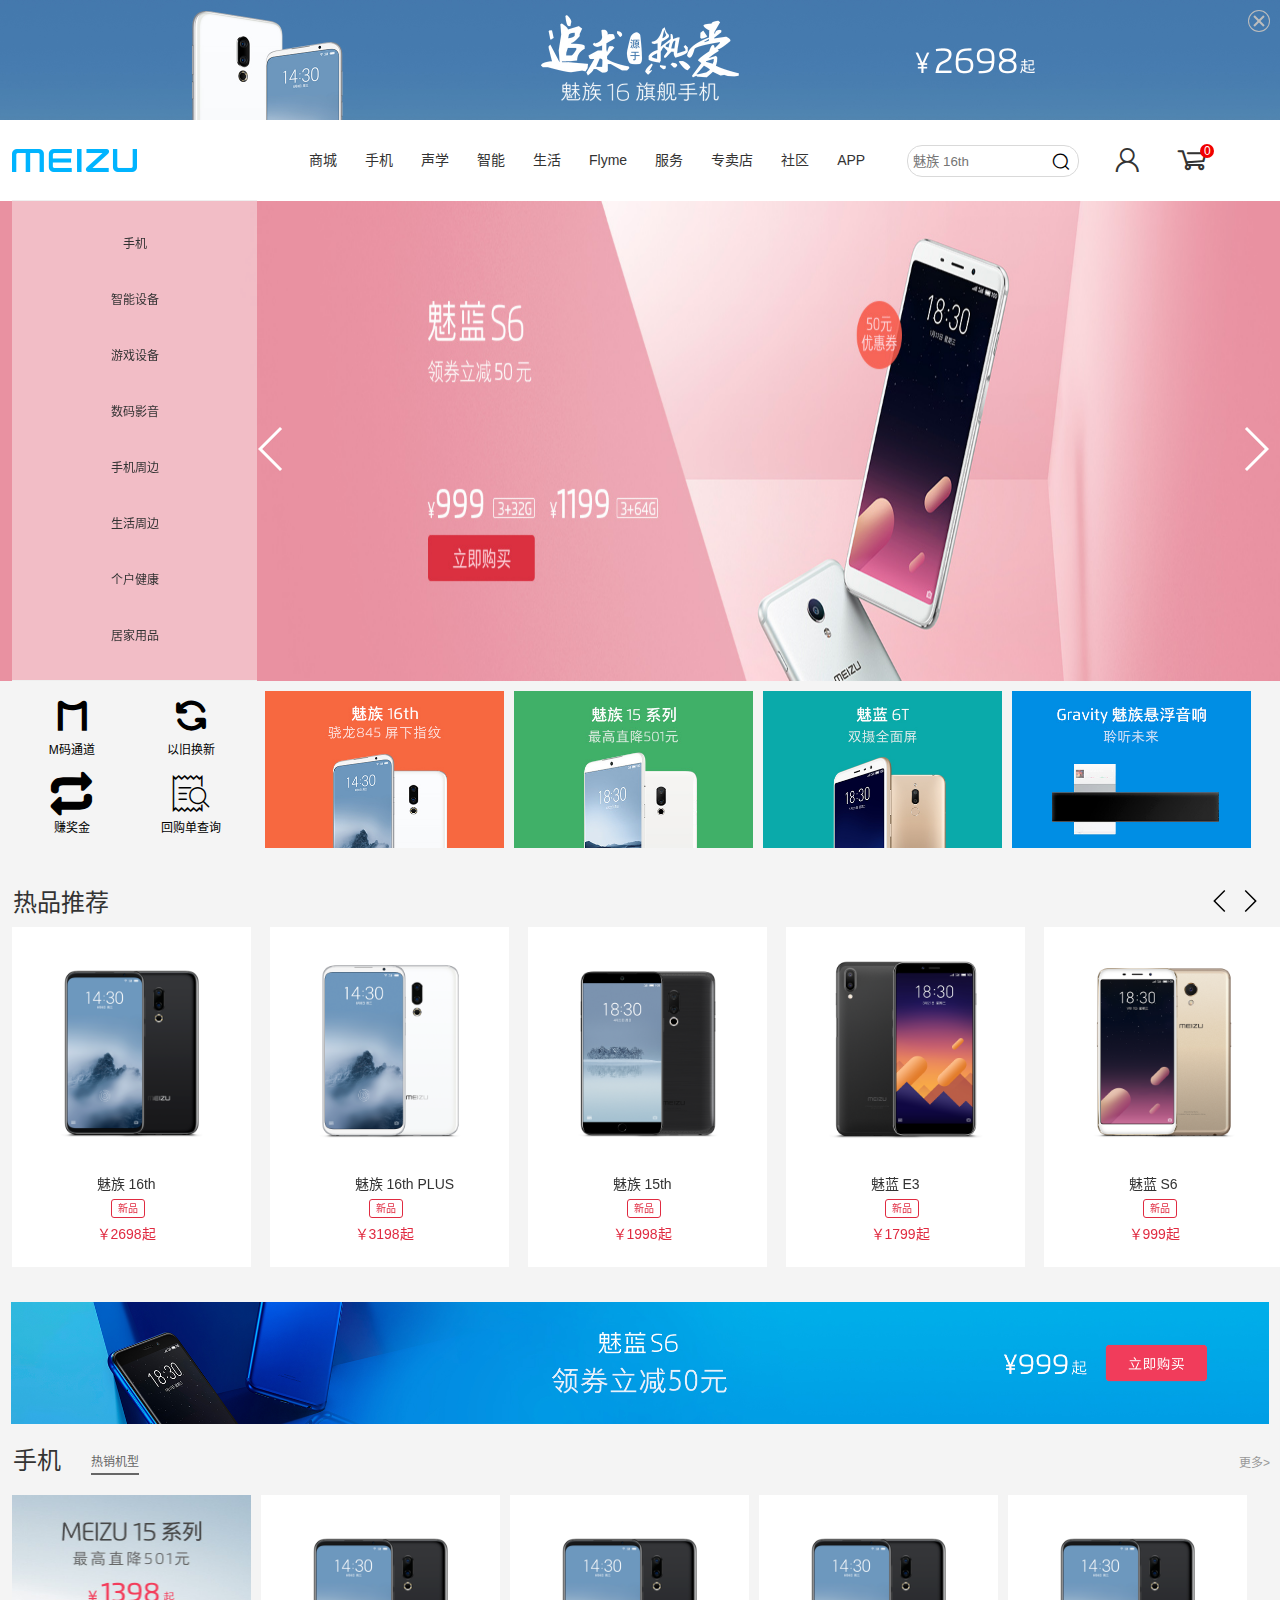
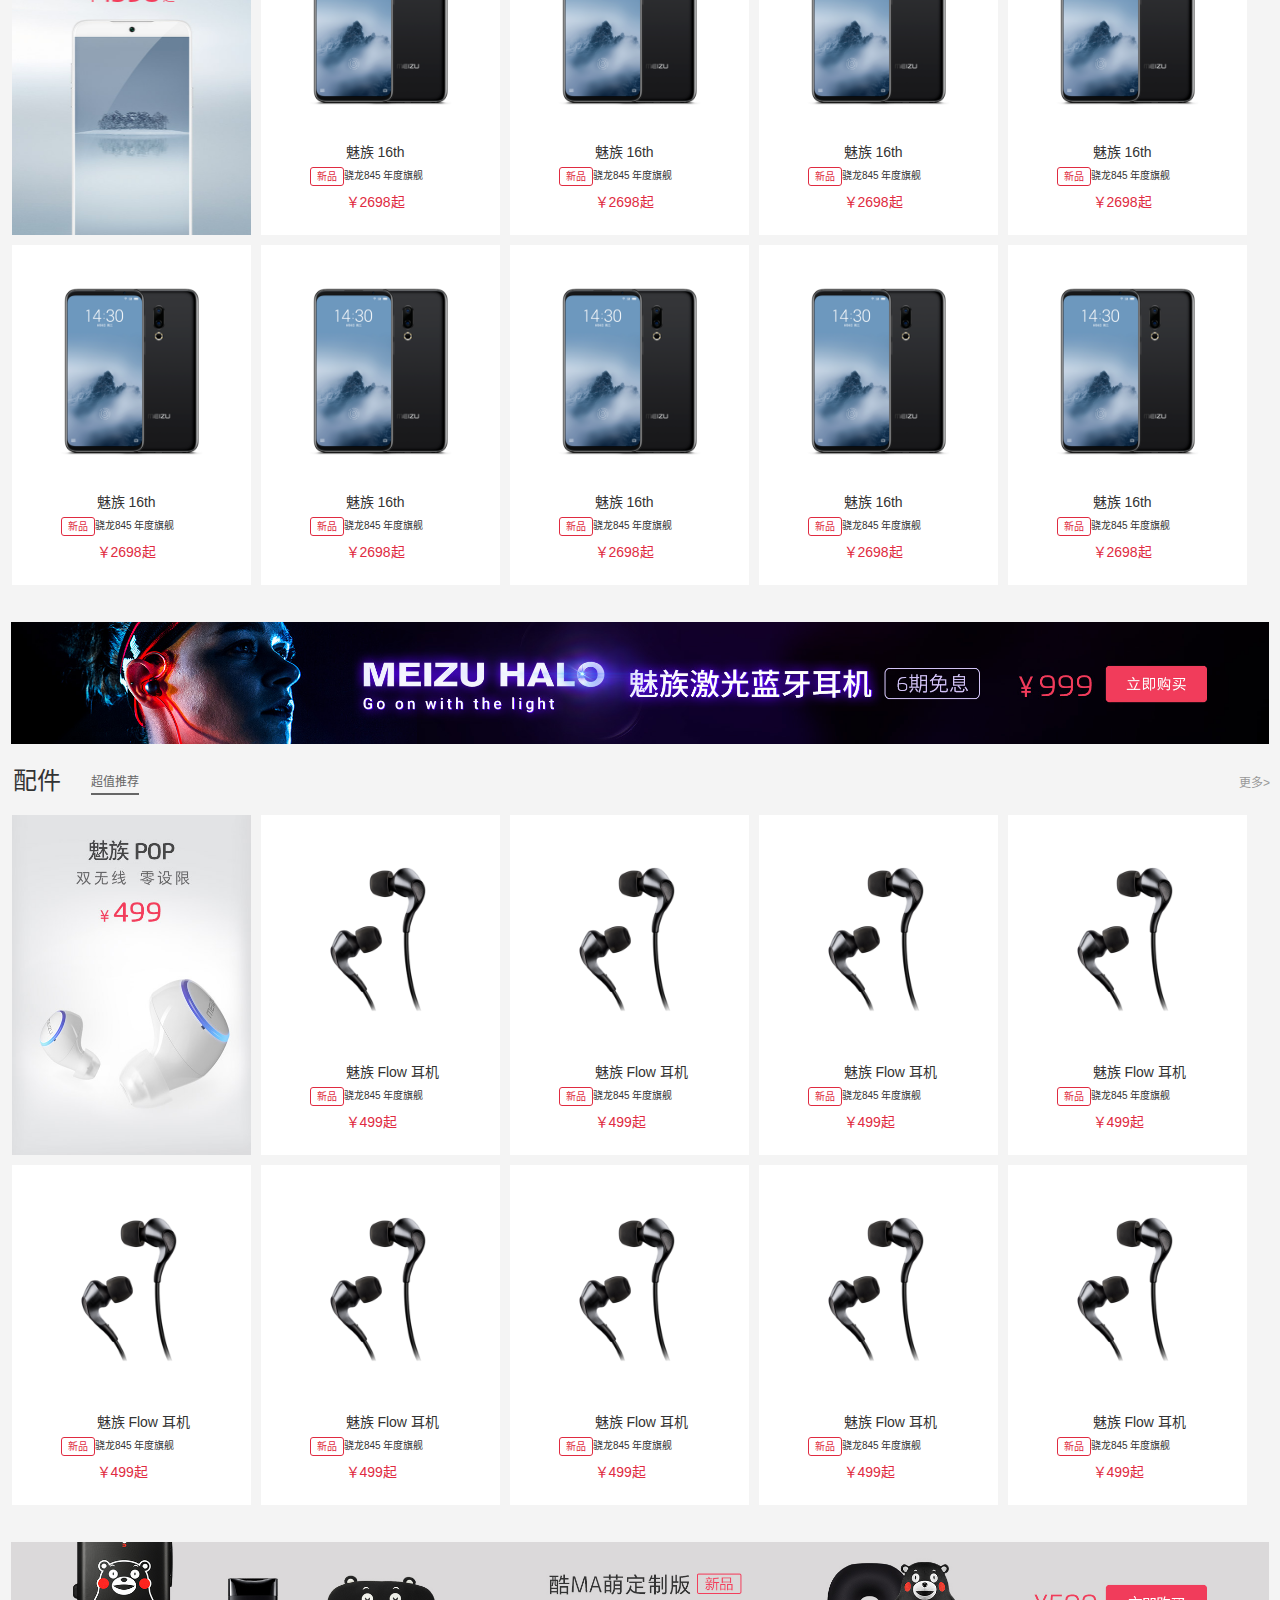
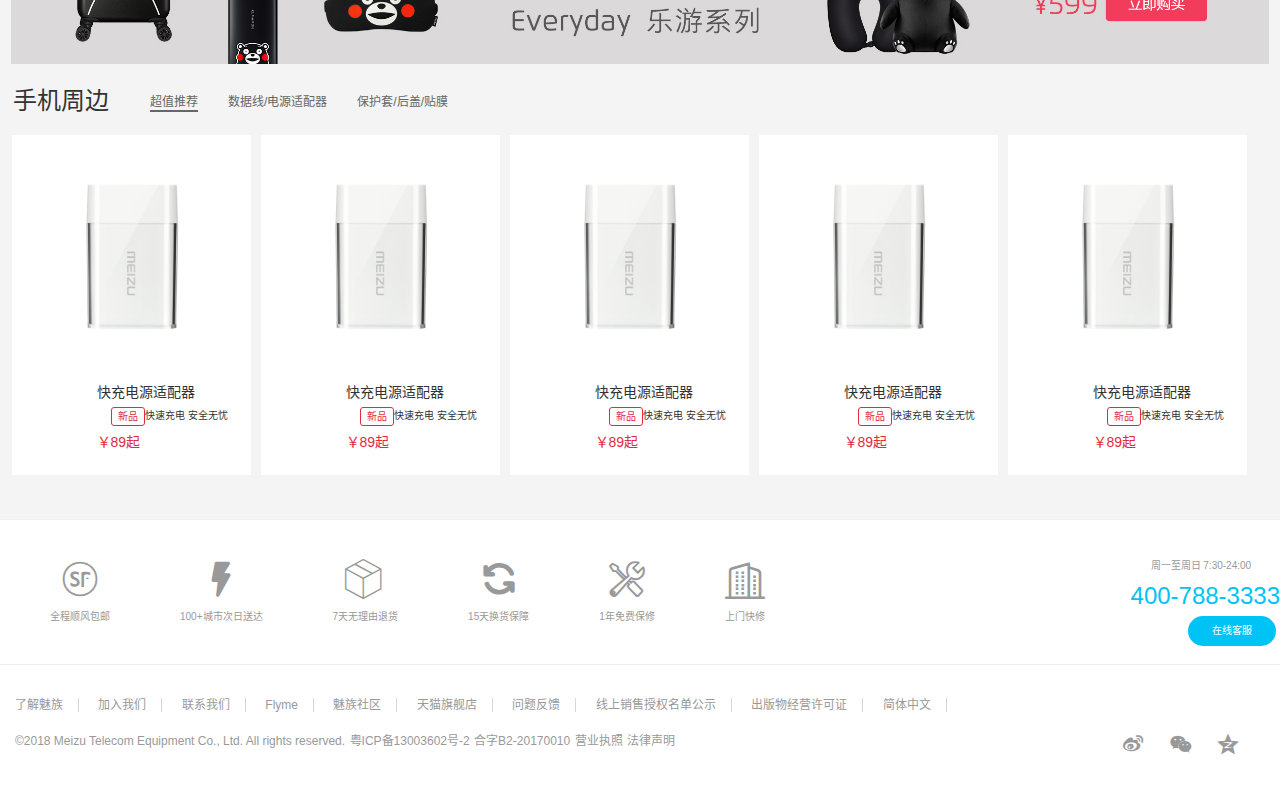
<file: index.html>
<!DOCTYPE html>
<html lang="zh-CN">

<head>
    <meta charset="UTF-8">
    <meta name="viewport" content="width=device-width, initial-scale=1.0">
    <meta http-equiv="X-UA-Compatible" content="ie=edge">
    <meta name="author" content="http://www.szy.life" />
    <link href="http://store.res.meizu.com/layout/img/favicon-2e71785f44.ico" rel="shortcut icon" type="image/x-icon">
    <title>魅族商城---首页</title>
    <link rel="stylesheet" type="text/css" href="font/iconfont.css" />
    <link rel="stylesheet" type="text/css" href="css/swiper.min.css" />
    <link rel="stylesheet" type="text/css" href="css/global.css" />
    <link rel="stylesheet" type="text/css" href="css/public.css" />
    <link rel="stylesheet" type="text/css" href="css/postbirdAlertBox.css" />
    <link rel="stylesheet" type="text/css" href="css/index.css" />
    <script src="js/jquery.min.js"></script>
</head>

<body>
    <div class="topbanner">
        <div class="add"><i></i><i></i></div>
    </div>
    <!-- 公共部分：导航 -->
    <div class="nav">
    <a href="index.html" class="logo">
        <img src="img/logo.png" alt="魅族：追求源于热爱" >
    </a>
    <ul class="links">
            <li><a href="index.html">商城</a></li>
            <li class="phone"><a href="list.html">手机</a>
                <ul class="subMenu" id="subMenu_phone">
                    <li>
                        <a href="16thplus.html">
                            <img src="img/16th.png" />
                            <p>魅族16th</p>￥<span>2698起</span>
                        </a>
                    </li>
                    <li>
                        <a href="16thplus.html">
                            <img src="img/16thplus.png" />
                            <p>魅族16th plus</p>￥<span>3198起</span>
                        </a>
                    </li>
                    <li>
                        <a href="javascript:void(0)">
                            <img src="img/15th.png" />
                            <p>魅族15th</p>￥<span>1998起</span>
                        </a>
                    </li>
                    <li>
                        <a href="javascript:void(0)">
                            <img src="img/m15.png" />
                            <p>魅族15th plus</p>￥<span>1398起</span>
                        </a>
                    </li>
                    <li>
                        <a href="javascript:void(0)">
                            <img src="img/15thplus.png" />
                            <p>魅族M15</p>￥<span>2498起</span>
                        </a>
                    </li>
                    <li>
                        <a href="javascript:void(0)">
                            <img src="img/6t.png" />
                            <p>魅蓝6T</p>￥<span>799起</span>
                        </a>
                    </li>
                    <li>
                        <a href="javascript:void(0)">
                            <img src="img/e3.png" />
                            <p>魅蓝E3</p>￥<span>1799起</span>
                        </a>
                    </li>
                    <li>
                        <a href="javascript:void(0)">
                            <img src="img/s6.png" />
                            <p>魅蓝S6</p>￥<span>999起</span>
                        </a>
                    </li>
                </ul>
            </li>
            <li class="erji"><a href="javascript:void(0)">声学</a>
               <ul class="subMenu" id="subMenu_erji">
                        <li>
                            <a href="javascript:void(0)">
                                <img src="img/halo.png" />
                                <p>魅族HALO</p>￥<span>999起</span>
                            </a>
                        </li>
                        <li>
                            <a href="javascript:void(0)">
                                <img src="img/pop.png" />
                                <p>魅族POP</p>￥<span>499起</span>
                            </a>
                        </li>
                        <li>
                            <a href="javascript:void(0)">
                                <img src="img/flow.png" />
                                <p>魅族Flow</p>￥<span>499起</span>
                            </a>
                        </li>
                        <li>
                                <a href="javascript:void(0)">
                                    <img src="img/halo.png" />
                                    <p>魅族HALO</p>￥<span>999起</span>
                                </a>
                            </li>
                            <li>
                                <a href="javascript:void(0)">
                                    <img src="img/pop.png" />
                                    <p>魅族POP</p>￥<span>499起</span>
                                </a>
                            </li>
                            <li>
                                <a href="javascript:void(0)">
                                    <img src="img/flow.png" />
                                    <p>魅族Flow</p>￥<span>499起</span>
                                </a>
                            </li>
                       
                    </ul>  
            </li>
            <li><a href="javascript:void(0)">智能</a>
                <ul class="subMenu" id="subMenu_zhineng">
                        <li>
                            <a href="javascript:void(0)">
                                <img src="img/shouhuan.png" />
                                <p>魅族手环</p>￥<span>169起</span>
                            </a>
                        </li>
                        <li>
                            <a href="javascript:void(0)">
                                <img src="img/lyq.png" />
                                <p>魅族路由器</p>￥<span>49起</span>
                            </a>
                        </li>
                        <li>
                                <a href="javascript:void(0)">
                                    <img src="img/shouhuan.png" />
                                    <p>魅族手环</p>￥<span>169起</span>
                                </a>
                            </li>
                            <li>
                                <a href="javascript:void(0)">
                                    <img src="img/lyq.png" />
                                    <p>魅族路由器</p>￥<span>49起</span>
                                </a>
                            </li>
                       
                       
                    </ul>  
            </li>
            <li><a href="javascript:void(0)">生活</a></li>
            <li><a href="javascript:void(0)">Flyme</a></li>
            <li><a href="javascript:void(0)">服务</a></li>
            <li><a href="javascript:void(0)">专卖店</a></li>
            <li><a href="javascript:void(0)">社区</a></li>
            <li><a href="javascript:void(0)">APP</a>
                <ul class="subMenu" id="subMenu_app">
                        <li>
                            <a href="javascript:void(0)">
                                <img src="img/app.jpg" />
                            </a>
                        </li>
                    </ul>  
            </li>
            <li class="search">
                <input type="text"  class="search" placeholder="魅族 16th" />
                <i class="iconfont icon-A"></i>
            </li>
            <li class="user">
                <a href="login.html"><i class="iconfont icon-user"></i></a>
                <div class="subMenu2" id="subMenu_login">
                    <i></i> 
                    <a href="login.html">立即登录</a>
                    <a href="reg.html">立即注册</a>
                    <a href="javascript:void(0)">我的订单</a>
                    <a href="javascript:void(0)">M码通道</a>
                </div>  
            </li >
            <li class="cart">
                <a href="cart.html"><i class="iconfont icon-xiazai1"></i> </a>
                <span class="cart_num goodnum">0</span>
            </li>
    </ul>
   

    </div>
     <!-- 公共部分：导航 -->

      <!-- 轮播图 -->
    
    <div id="gellay">
        <!-- 轮播图上层菜单 -->

        <div class="list_nav">
            <ul>
                <li><a href="javascript:void(0)">手机</a>
                    <div class="leftSub">
                        <div  class="leftSub_top">
                            <a class="leftSub_tit"> 魅族手机<span>&gt;</span></a>
                            <ul>
                                <li><img src="img/16th.png"/><a href="javascript:void(0)">魅族16th</a></li>
                                <li><img src="img/16thplus.png"/><a href="javascript:void(0)">魅族16th</a></li>
                                <li><img src="img/15th.png"/><a href="javascript:void(0)">魅族16th</a></li>
                                <li><img src="img/15thplus.png"/><a href="javascript:void(0)">魅族16th</a></li>
                                <li><img src="img/m15.png"/><a href="javascript:void(0)">魅族16th</a></li>
                            </ul>
                        </div>
                        <div  class="leftSub_top">
                                <a class="leftSub_tit"> 魅蓝手机<span>&gt;</span></a>
                                <ul>
                                    <li><img src="img/s6.png"/><a href="javascript:void(0)">魅蓝S6</a></li>
                                    <li><img src="img/e3.png"/><a href="javascript:void(0)">魅蓝E3</a></li>
                                    <li><img src="img/s6.png"/><a href="javascript:void(0)">魅蓝S6</a></li>
                                    <li><img src="img/e3.png"/><a href="javascript:void(0)">魅蓝E3</a></li>
                                    <li><img src="img/s6.png"/><a href="javascript:void(0)">魅蓝S6</a></li>
                                </ul>
                            </div>
                    </div>
                </li>
                <li><a href="javascript:void(0)">智能设备</a>
                    <div class="leftSub">
                            <div  class="leftSub_top">
                                <a class="leftSub_tit"> 魅族手机2<span>&gt;</span></a>
                                <ul>
                                    <li><img src="img/16th.png"/><a href="javascript:void(0)">魅族16th</a></li>
                                    <li><img src="img/16thplus.png"/><a href="javascript:void(0)">魅族16th</a></li>
                                    <li><img src="img/15th.png"/><a href="javascript:void(0)">魅族16th</a></li>
                                    <li><img src="img/15thplus.png"/><a href="javascript:void(0)">魅族16th</a></li>
                                    <li><img src="img/m15.png"/><a href="javascript:void(0)">魅族16th</a></li>
                                </ul>
                            </div>
                            <div  class="leftSub_top">
                                <a class="leftSub_tit"> 魅蓝手机2<span>&gt;</span></a>
                                <ul>
                                    <li><img src="img/s6.png"/><a href="javascript:void(0)">魅蓝S6</a></li>
                                    <li><img src="img/e3.png"/><a href="javascript:void(0)">魅蓝E3</a></li>
                                    <li><img src="img/s6.png"/><a href="javascript:void(0)">魅蓝S6</a></li>
                                    <li><img src="img/e3.png"/><a href="javascript:void(0)">魅蓝E3</a></li>
                                    <li><img src="img/s6.png"/><a href="javascript:void(0)">魅蓝S6</a></li>
                                </ul>
                            </div>
                        </div>
                </li>
                <li><a href="javascript:void(0)">游戏设备</a></li>
                <li><a href="javascript:void(0)">数码影音</a></li>
                <li><a href="javascript:void(0)">手机周边</a></li>
                <li><a href="javascript:void(0)">生活周边</a></li>
                <li><a href="javascript:void(0)">个户健康</a></li>
                <li><a href="javascript:void(0)">居家用品</a></li>
            </ul>
        </div>
        <div class="swiper-container">
            <div class="swiper-wrapper">
              <div class="swiper-slide" style="background-Image:url(img/lunbo1.jpg)"></div>
              <div class="swiper-slide" style="background-Image:url(img/lunbo2.jpg)"></div>
              <div class="swiper-slide" style="background-Image:url(img/lunbo3.jpg)"></div>
              <div class="swiper-slide" style="background-Image:url(img/lunbo4.jpg)"></div>
              <div class="swiper-slide" style="background-Image:url(img/lunbo5.jpg)"></div>
            </div>
                <!-- Add Pagination -->
            <div class="swiper-pagination "></div>
                <!-- Add Arrows -->
            <div class="swiper-button-next swiper-button-white lunbo_next" ></div>
            <div class="swiper-button-prev swiper-button-white lunbo_prev" ></div>
          </div>
        </div>
    <div class="sec1">
        <div class="sec_menu">
            <div>
                <i class="iconfont icon-M"></i>
                <p>M码通道</p>
            </div>
            <div>
                    <i class="iconfont icon-circlearrow"></i>
                    <p>以旧换新</p>
            </div>
            <div>
                    <i class="iconfont icon-siglypharrowchange"></i>
                    <p>赚奖金</p>
            </div>
            <div>
                    <i class="iconfont icon-zhangdanchaxun"></i>
                    <p>回购单查询</p>
            </div>
        </div>
        <a href="javascript:void(0)"><img src="img/submenu_1.jpg"/></a>
        <a href="javascript:void(0)"><img src="img/submenu_2.jpg"/></a>
        <a href="javascript:void(0)"><img src="img/submenu_3.jpg"/></a>
        <a href="javascript:void(0)"><img src="img/submenu_4.jpg"/></a>
    </div>
 <div class="sec2">
    <h3 class="sec2_tit">热品推荐
            <div class="arrows">
                    <div class="swiper-button-next swiper-button-black"></div>
                    <div class="swiper-button-prev swiper-button-black"></div>
            </div>
    </h3>
            <div class="swiper-container gellay2">
                    <div class="swiper-wrapper">
                       <div class="swiper-slide">
                            <a href="javascript:void(0)" class="ga2_list">
                                    <img src="img/16thblack.png" alt="魅族16th">
                                    <h4>魅族 16th</h4>
                                    <p>新品</p>
                                    <h4>￥<span>2698</span>起</h4>
                            </a>
                      </div> 
                      <div class="swiper-slide ">
                            <a href="javascript:void(0)" class="ga2_list">
                                    <img src="img/16thplus.png" alt="魅族16th">
                                    <h4>魅族 16th PLUS</h4>
                                    <p>新品</p>
                                    <h4>￥<span>3198</span>起</h4>
                                </a>
                      </div>
                      <div class="swiper-slide ">
                            <a href="javascript:void(0)" class="ga2_list">
                                    <img src="img/15th.png" alt="魅族16th">
                                    <h4>魅族 15th</h4>
                                    <p>新品</p>
                                    <h4>￥<span>1998</span>起</h4>
                            </a>
                      </div>
                      <div class="swiper-slide ">
                            <a href="javascript:void(0)" class="ga2_list">
                                    <img src="img/e3.png" alt="魅族16th">
                                    <h4>魅蓝 E3</h4>
                                    <p>新品</p>
                                    <h4>￥<span>1799</span>起</h4>
                            </a>
                      </div>
                      <div class="swiper-slide ">
                            <a href="javascript:void(0)" class="ga2_list">
                                    <img src="img/s6.png" alt="魅蓝 S6">
                                    <h4>魅蓝 S6</h4>
                                    <p>新品</p>
                                    <h4>￥<span>999</span>起</h4>
                            </a>
                      </div>
                      <div class="swiper-slide">
                            <a href="javascript:void(0)" class="ga2_list">
                                    <img src="img/16thblack.png" alt="魅族16th">
                                    <h4>魅族 16th</h4>
                                    <p>新品</p>
                                    <h4>￥<span>2698</span>起</h4>
                            </a>
                      </div>
                      <div class="swiper-slide ">
                            <a href="javascript:void(0)" class="ga2_list">
                                    <img src="img/16thplus.png" alt="魅族16th">
                                    <h4>魅族 16th PLUS</h4>
                                    <p>新品</p>
                                    <h4>￥<span>3198</span>起</h4>
                                </a>
                      </div>
                      <div class="swiper-slide ">
                            <a href="javascript:void(0)" class="ga2_list">
                                    <img src="img/15th.png" alt="魅族16th">
                                    <h4>魅族 15th</h4>
                                    <p>新品</p>
                                    <h4>￥<span>1998</span>起</h4>
                            </a>
                      </div>
                      <div class="swiper-slide ">
                            <a href="javascript:void(0)" class="ga2_list">
                                    <img src="img/e3.png" alt="魅族16th">
                                    <h4>魅蓝 E3</h4>
                                    <p>新品</p>
                                    <h4>￥<span>1799</span>起</h4>
                            </a>
                      </div>
                      <div class="swiper-slide ">
                            <a href="javascript:void(0)" class="ga2_list">
                                    <img src="img/s6.png" alt="魅蓝 S6">
                                    <h4>魅蓝 S6</h4>
                                    <p>新品</p>
                                    <h4>￥<span>999</span>起</h4>
                            </a>
                      </div>
                    </div>
                </div>    
    <!-- <div class="gellay2">
        <div class="ga2_con">
            <a href="javascript:void(0)" class="ga2_list">
                <img src="img/16thblack.png" alt="魅族16th">
                <h4>魅族 16th</h4>
                <p>新品</p>
                <h4>￥<span>2698</span>起</h4>
            </a>
            <a href="javascript:void(0)" class="ga2_list">
                <img src="img/16thplus.png" alt="魅族16th">
                <h4>魅族 16th PLUS</h4>
                <p>新品</p>
                <h4>￥<span>3198</span>起</h4>
            </a>
            <a href="javascript:void(0)" class="ga2_list">
                <img src="img/15th.png" alt="魅族16th">
                <h4>魅族 15th</h4>
                <p>新品</p>
                <h4>￥<span>1998</span>起</h4>
            </a>
            <a href="javascript:void(0)" class="ga2_list">
                <img src="img/e3.png" alt="魅族16th">
                <h4>魅蓝 E3</h4>
                <p>新品</p>
                <h4>￥<span>1799</span>起</h4>
            </a>
            <a href="javascript:void(0)" class="ga2_list">
                <img src="img/s6.png" alt="魅蓝 S6">
                <h4>魅蓝 S6</h4>
                <p>新品</p>
                <h4>￥<span>999</span>起</h4>
            </a>
        </div>
    </div> -->
</div>  
<div class="banner2">
  <a href="javascript:void(0)" title="魅蓝 Note6">
</a>  
</div>
<div class="sec3">
    <h3 class="sec2_tit">手机</h3>
    <span class="sec3_tit2">热销机型</span>
    <a class="more" href="javascript:void(0)" >更多&gt;</a>
    <div class="sec3_con">
       <a href="javascript:void(0)" class="first"><img src="img/sec3_1.jpg"></a>
        <a href="javascript:void(0)" class="ga2_list">
            <img src="img/16thblack.png" alt="魅族16th">
            <h4>魅族 16th</h4>
            <p class="sec3_con_tit3">新品</p><span>骁龙845 年度旗舰</span>
            <h4>￥<span>2698</span>起</h4>
        </a>
        <a href="javascript:void(0)" class="ga2_list">
            <img src="img/16thblack.png" alt="魅族16th">
            <h4>魅族 16th</h4>
            <p class="sec3_con_tit3">新品</p><span>骁龙845 年度旗舰</span>
            <h4>￥<span>2698</span>起</h4>
        </a>
        <a href="javascript:void(0)" class="ga2_list">
            <img src="img/16thblack.png" alt="魅族16th">
            <h4>魅族 16th</h4>
            <p class="sec3_con_tit3">新品</p><span>骁龙845 年度旗舰</span>
            <h4>￥<span>2698</span>起</h4>
        </a>
        <a href="javascript:void(0)" class="ga2_list">
            <img src="img/16thblack.png" alt="魅族16th">
            <h4>魅族 16th</h4>
            <p class="sec3_con_tit3">新品</p><span>骁龙845 年度旗舰</span>
            <h4>￥<span>2698</span>起</h4>
        </a>
        <a href="javascript:void(0)" class="ga2_list">
            <img src="img/16thblack.png" alt="魅族16th">
            <h4>魅族 16th</h4>
            <p class="sec3_con_tit3">新品</p><span>骁龙845 年度旗舰</span>
            <h4>￥<span>2698</span>起</h4>
        </a>
        <a href="javascript:void(0)" class="ga2_list">
            <img src="img/16thblack.png" alt="魅族16th">
            <h4>魅族 16th</h4>
            <p class="sec3_con_tit3">新品</p><span>骁龙845 年度旗舰</span>
            <h4>￥<span>2698</span>起</h4>
        </a>
        <a href="javascript:void(0)" class="ga2_list">
            <img src="img/16thblack.png" alt="魅族16th">
            <h4>魅族 16th</h4>
            <p class="sec3_con_tit3">新品</p><span>骁龙845 年度旗舰</span>
            <h4>￥<span>2698</span>起</h4>
        </a>
        <a href="javascript:void(0)" class="ga2_list">
            <img src="img/16thblack.png" alt="魅族16th">
            <h4>魅族 16th</h4>
            <p class="sec3_con_tit3">新品</p><span>骁龙845 年度旗舰</span>
            <h4>￥<span>2698</span>起</h4>
        </a>
        <a href="javascript:void(0)" class="ga2_list">
            <img src="img/16thblack.png" alt="魅族16th">
            <h4>魅族 16th</h4>
            <p class="sec3_con_tit3">新品</p><span>骁龙845 年度旗舰</span>
            <h4>￥<span>2698</span>起</h4>
        </a>
    </div>
</div>
<div class="banner2 banner3">
    <a href="javascript:void(0)" title="魅蓝 Note6">
  </a>  
</div>
<div class="sec3">
    <h3 class="sec2_tit">配件</h3>
    <span class="sec3_tit2">超值推荐</span>
    <a class="more" href="javascript:void(0)" >更多&gt;</a>
    <div class="sec3_con">
       <a href="javascript:void(0)" class="first"><img src="img/peijian.jpg"></a>
        <a href="javascript:void(0)" class="ga2_list">
            <img src="img/flow.png" alt="魅族16th">
            <h4>魅族 Flow 耳机</h4>
            <p class="sec3_con_tit3">新品</p><span>骁龙845 年度旗舰</span>
            <h4>￥<span>499</span>起</h4>
        </a>
        <a href="javascript:void(0)" class="ga2_list">
            <img src="img/flow.png" alt="魅族16th">
            <h4>魅族 Flow 耳机</h4>
            <p class="sec3_con_tit3">新品</p><span>骁龙845 年度旗舰</span>
            <h4>￥<span>499</span>起</h4>
        </a>
        <a href="javascript:void(0)" class="ga2_list">
            <img src="img/flow.png" alt="魅族16th">
            <h4>魅族 Flow 耳机</h4>
            <p class="sec3_con_tit3">新品</p><span>骁龙845 年度旗舰</span>
            <h4>￥<span>499</span>起</h4>
        </a>
        <a href="javascript:void(0)" class="ga2_list">
            <img src="img/flow.png" alt="魅族16th">
            <h4>魅族 Flow 耳机</h4>
            <p class="sec3_con_tit3">新品</p><span>骁龙845 年度旗舰</span>
            <h4>￥<span>499</span>起</h4>
        </a>
        <a href="javascript:void(0)" class="ga2_list">
            <img src="img/flow.png" alt="魅族16th">
            <h4>魅族 Flow 耳机</h4>
            <p class="sec3_con_tit3">新品</p><span>骁龙845 年度旗舰</span>
            <h4>￥<span>499</span>起</h4>
        </a>
        <a href="javascript:void(0)" class="ga2_list">
            <img src="img/flow.png" alt="魅族16th">
            <h4>魅族 Flow 耳机</h4>
            <p class="sec3_con_tit3">新品</p><span>骁龙845 年度旗舰</span>
            <h4>￥<span>499</span>起</h4>
        </a>
        <a href="javascript:void(0)" class="ga2_list">
            <img src="img/flow.png" alt="魅族16th">
            <h4>魅族 Flow 耳机</h4>
            <p class="sec3_con_tit3">新品</p><span>骁龙845 年度旗舰</span>
            <h4>￥<span>499</span>起</h4>
        </a>
        <a href="javascript:void(0)" class="ga2_list">
            <img src="img/flow.png" alt="魅族16th">
            <h4>魅族 Flow 耳机</h4>
            <p class="sec3_con_tit3">新品</p><span>骁龙845 年度旗舰</span>
            <h4>￥<span>499</span>起</h4>
        </a>
        <a href="javascript:void(0)" class="ga2_list">
            <img src="img/flow.png" alt="魅族16th">
            <h4>魅族 Flow 耳机</h4>
            <p class="sec3_con_tit3">新品</p><span>骁龙845 年度旗舰</span>
            <h4>￥<span>499</span>起</h4>
        </a>
       
    </div>
</div>
<div class="banner2 banner4">
    <a href="javascript:void(0)" title="魅蓝 Note6">
  </a>  
</div>
<div class="sec3 sec5">
    <h3 class="sec2_tit">手机周边</h3>
    <div class="title">
        <ul class="title-list">
            <li class="sec5_hover">超值推荐</li>
            <li>数据线/电源适配器</li>
            <li>保护套/后盖/贴膜</li>
            <p></p>
        </ul>
        
    </div>
    <div class="product-wrap">  
        <ul class="product">
            <li><a href="javascript:void(0)" class="ga2_list">
                    <img src="img/cdq.png" alt="魅族16th">
                    <h4>快充电源适配器</h4>
                    <p class="sec3_con_tit3">新品</p><span>快速充电 安全无忧</span>
                    <h4>￥<span>89</span>起</h4>
            </a></li>
            <li><a href="javascript:void(0)" class="ga2_list">
                    <img src="img/cdq.png" alt="魅族16th">
                    <h4>快充电源适配器</h4>
                    <p class="sec3_con_tit3">新品</p><span>快速充电 安全无忧</span>
                    <h4>￥<span>89</span>起</h4>
            </a></li>
            <li><a href="javascript:void(0)" class="ga2_list">
                    <img src="img/cdq.png" alt="魅族16th">
                    <h4>快充电源适配器</h4>
                    <p class="sec3_con_tit3">新品</p><span>快速充电 安全无忧</span>
                    <h4>￥<span>89</span>起</h4>
            </a></li>
            <li><a href="javascript:void(0)" class="ga2_list">
                    <img src="img/cdq.png" alt="魅族16th">
                    <h4>快充电源适配器</h4>
                    <p class="sec3_con_tit3">新品</p><span>快速充电 安全无忧</span>
                    <h4>￥<span>89</span>起</h4>
            </a></li>
            <li><a href="javascript:void(0)" class="ga2_list">
                    <img src="img/cdq.png" alt="魅族16th">
                    <h4>快充电源适配器</h4>
                    <p class="sec3_con_tit3">新品</p><span>快速充电 安全无忧</span>
                    <h4>￥<span>89</span>起</h4>
            </a></li>
        </ul>
        <ul class="product" style="display:none;">
                <li><a href="javascript:void(0)" class="ga2_list">
                        <img src="img/cdq.png" alt="魅族16th">
                        <h4>快充电源适配器2</h4>
                        <p class="sec3_con_tit3">新品</p><span>快速充电 安全无忧</span>
                        <h4>￥<span>89</span>起</h4>
                </a></li>
                <li><a href="javascript:void(0)" class="ga2_list">
                        <img src="img/cdq.png" alt="魅族16th">
                        <h4>快充电源适配器2</h4>
                        <p class="sec3_con_tit3">新品</p><span>快速充电 安全无忧</span>
                        <h4>￥<span>89</span>起</h4>
                </a></li>
                <li><a href="javascript:void(0)" class="ga2_list">
                        <img src="img/cdq.png" alt="魅族16th">
                        <h4>快充电源适配器2</h4>
                        <p class="sec3_con_tit3">新品</p><span>快速充电 安全无忧</span>
                        <h4>￥<span>89</span>起</h4>
                </a></li>
                <li><a href="javascript:void(0)" class="ga2_list">
                        <img src="img/cdq.png" alt="魅族16th">
                        <h4>快充电源适配器2</h4>
                        <p class="sec3_con_tit3">新品</p><span>快速充电 安全无忧</span>
                        <h4>￥<span>89</span>起</h4>
                </a></li>
                <li><a href="javascript:void(0)" class="ga2_list">
                        <img src="img/cdq.png" alt="魅族16th">
                        <h4>快充电源适配器2</h4>
                        <p class="sec3_con_tit3">新品</p><span>快速充电 安全无忧</span>
                        <h4>￥<span>89</span>起</h4>
                </a></li>
        </ul>        
        <ul class="product" style="display:none;">
                <li><a href="javascript:void(0)" class="ga2_list">
                        <img src="img/cdq.png" alt="魅族16th">
                        <h4>快充电源适配器3</h4>
                        <p class="sec3_con_tit3">新品</p><span>快速充电 安全无忧</span>
                        <h4>￥<span>89</span>起</h4>
                </a></li>
                <li><a href="javascript:void(0)" class="ga2_list">
                        <img src="img/cdq.png" alt="魅族16th">
                        <h4>快充电源适配器3</h4>
                        <p class="sec3_con_tit3">新品</p><span>快速充电 安全无忧</span>
                        <h4>￥<span>89</span>起</h4>
                </a></li>
                <li><a href="javascript:void(0)" class="ga2_list">
                        <img src="img/cdq.png" alt="魅族16th">
                        <h4>快充电源适配器3</h4>
                        <p class="sec3_con_tit3">新品</p><span>快速充电 安全无忧</span>
                        <h4>￥<span>89</span>起</h4>
                </a></li>
                <li><a href="javascript:void(0)" class="ga2_list">
                        <img src="img/cdq.png" alt="魅族16th">
                        <h4>快充电源适配器3</h4>
                        <p class="sec3_con_tit3">新品</p><span>快速充电 安全无忧</span>
                        <h4>￥<span>89</span>起</h4>
                </a></li>
                <li><a href="javascript:void(0)" class="ga2_list">
                        <img src="img/cdq.png" alt="魅族16th">
                        <h4>快充电源适配器3</h4>
                        <p class="sec3_con_tit3">新品</p><span>快速充电 安全无忧</span>
                        <h4>￥<span>89</span>起</h4>
                </a></li>
        </ul>
    </div>
    <!-- <span class="sec3_tit2 sec5_tit" >超值推荐</span>
    <span class="sec3_tit2 sec5_tit" >数据线/电源适配器</span>
    <span class="sec3_tit2 sec5_tit" >保护套/后盖/贴膜</span>
    <a class="more" href="javascript:void(0)" >更多&gt;</a>
    <div class="sec3_con sec5_con">
        <a href="javascript:void(0)" class="ga2_list">
            <img src="img/cdq.png" alt="魅族16th">
            <h4>快充电源适配器</h4>
            <p class="sec3_con_tit3">新品</p><span>快速充电 安全无忧</span>
            <h4>￥<span>89</span>起</h4>
        </a>
        <a href="javascript:void(0)" class="ga2_list">
            <img src="img/cdq.png" alt="魅族16th">
            <h4>快充电源适配器</h4>
            <p class="sec3_con_tit3">新品</p><span>快速充电 安全无忧</span>
            <h4>￥<span>89</span>起</h4>
        </a>
        <a href="javascript:void(0)" class="ga2_list">
            <img src="img/cdq.png" alt="魅族16th">
            <h4>快充电源适配器</h4>
            <p class="sec3_con_tit3">新品</p><span>快速充电 安全无忧</span>
            <h4>￥<span>89</span>起</h4>
        </a>
        <a href="javascript:void(0)" class="ga2_list">
            <img src="img/cdq.png" alt="魅族16th">
            <h4>快充电源适配器</h4>
            <p class="sec3_con_tit3">新品</p><span>快速充电 安全无忧</span>
            <h4>￥<span>89</span>起</h4>
        </a>
        <a href="javascript:void(0)" class="ga2_list">
            <img src="img/cdq.png" alt="魅族16th">
            <h4>快充电源适配器</h4>
            <p class="sec3_con_tit3">新品</p><span>快速充电 安全无忧</span>
            <h4>￥<span>89</span>起</h4>
        </a>         
        </div> -->
</div>
<!-- 公共部分 底部 -->
<div class="foot">
    <div class="foot_top">
        <ul class="services">
            <li><a href="javascript:void(0)" >
                <i class="iconfont icon-tianmaoshunfengbaoyou"></i>
                全程顺风包邮</a></li>
            <li><a href="javascript:void(0)" >
                    <i class="iconfont icon-shandian-shi"></i>
                    100+城市次日送达</a></li>
            <li><a href="javascript:void(0)" >
                    <i class="iconfont icon-boxxiangzi"></i>
                    7天无理由退货</a></li>
            <li><a href="javascript:void(0)" >
                    <i class="iconfont icon-circlearrow"></i>
                    15天换货保障</a></li>
            <li><a href="javascript:void(0)" >
                    <i class="iconfont icon-banshou_Line"></i>
                    1年免费保修</a></li>
            <li><a href="javascript:void(0)" >
                <i class="iconfont icon-jianzhu"></i>
                上门快修</a></li>
        </ul>
        <div class="contact">
            <p>周一至周日 7:30-24:00</p>
            <p>400-788-3333</p>
            <a  href="javascript:void(0)">在线客服</a>
        </div>
    </div>
    <div class="foot_bot">
        <div class="foot_bot_links">
            <a href="javascript:void(0)">了解魅族</a>
            <a href="javascript:void(0)">加入我们</a>
            <a href="javascript:void(0)">联系我们</a>
            <a href="javascript:void(0)">Flyme</a>
            <a href="javascript:void(0)">魅族社区</a>
            <a href="javascript:void(0)">天猫旗舰店</a>
            <a href="javascript:void(0)">问题反馈</a>
            <a href="javascript:void(0)">线上销售授权名单公示</a>
            <a href="javascript:void(0)">出版物经营许可证</a>
            <a href="javascript:void(0)">简体中文</a>

        </div>
        <a class="copyright-text">©2018 Meizu Telecom Equipment Co., Ltd. All rights reserved.</a>
        <a href="http://www.miitbeian.gov.cn/" target="_blank">粤ICP备13003602号-2</a>
        <a href="http://store.res.meizu.com/layout/img/icp-abd57f3b39.png" target="_blank">合字B2-20170010</a>
        <a href="javascript:void(0)">营业执照</a>
        <a href="javascript:void(0)">法律声明</a>
        <div class="wx">
            <a href="javascript:void(0)">
                <i class="iconfont icon-weibo"></i>
            </a>
            <a href="javascript:void(0)">
                <i class="iconfont icon-wechat"></i>
            </a>
            <a href="javascript:void(0)">
                <i class="iconfont icon-062qqkongjian"></i>
            </a>
        </div>
    </div>
</div>
<div class="slideBar">
    <ul>
            <li class="slide_first">
                <a href="javascript:void(0)">
                    <i class="iconfont icon-xiazai1"></i>
                    <b class="goodnum">0</b>
                    <span>购物车</span>
            </a></li>
            <li class="slide_second">
                <a href="javascript:void(0)">APP</a>
                <p><img src="img/qrcode.jpg"/>扫描关注公众号</p>
            </li>
            <li id="slide_last"><a href="javascript:void(0)" title="回到顶部">
                    <i class="iconfont icon-jiantoushang"></i>
                </a>
           </li>
    </ul>
</div>

</body>

</html>
<script src="js/swiper.min.js"></script>
<script src="js/cookie.js"></script>
<script src="js/postbirdAlertBox.min.js"></script>
<script src="js/index.js"></script>
</file>
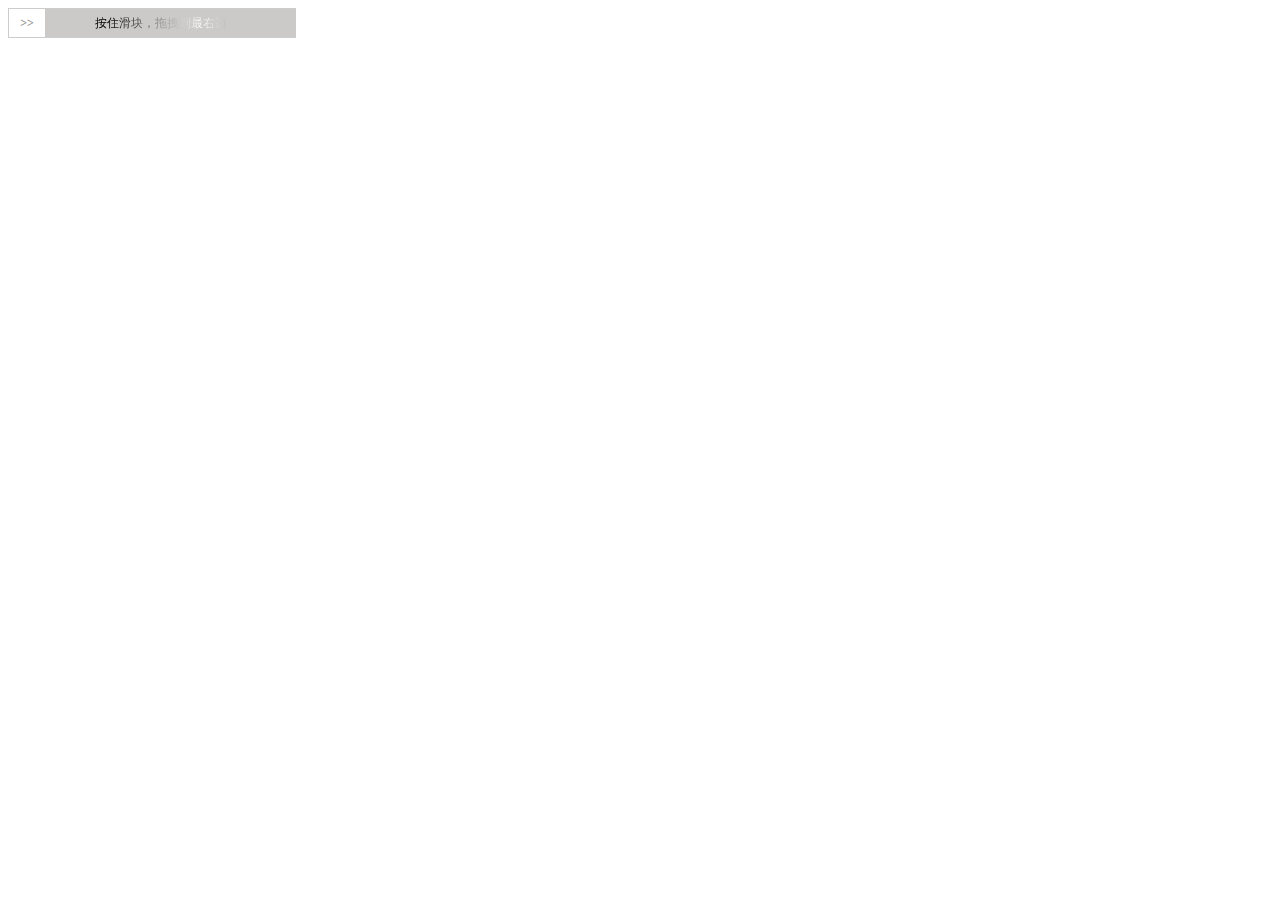
<file: vaildator/index.html>
<!DOCTYPE html>
<html>
<head>
<meta charset="utf-8">
<script src="jquery.min.js"></script>
<style>


.white {
    color: #606060;
    border: solid 1px #b7b7b7;
    background: #fff;
    background: -webkit-gradient(linear, left top, left bottom, from(#fff), to(#ededed));
    background: -moz-linear-gradient(top, #fff, #ededed);
    filter: progid:DXImageTransform.Microsoft.gradient(startColorstr='#ffffff', endColorstr='#ededed')
}

.bigrounded {
    -webkit-border-radius: 2em;
    -moz-border-radius: 2em;
    border-radius: 2em
}

.button {
    display: inline-block;
    outline: 0;
    cursor: pointer;
    text-align: center;
    text-decoration: none;
    font: 16px/100% 'Microsoft yahei', Arial, Helvetica, sans-serif;
    padding: .4em 2em .55em;
    text-shadow: 0 1px 1px rgba(0, 0, 0, .3);
    -webkit-border-radius: .5em;
    -moz-border-radius: .5em;
    border-radius: .5em;
    -webkit-box-shadow: 0 1px 2px rgba(0, 0, 0, .2);
    -moz-box-shadow: 0 1px 2px rgba(0, 0, 0, .2);
    box-shadow: 0 1px 2px rgba(0, 0, 0, .2);
    margin-left: 50px
}

.outer {
    position: relative;
    width: 288px;
    height: 28px;
    line-height: 28px;
    border: 1px solid #ccc;
    background: #ccc9c9;
    font-size: 12px;
    margin: auto;
    float: left
}

.outer span,
.filter-box,
.inner {
    position: absolute;
    top: 0;
    left: 0
}

.outer span {
    display: block;
    padding: 0 0 0 15px;
    width: 100%;
    height: 100%;
    color: #fff;
    text-align: center;
	box-sizing:border-box;
}

.txtRoll {
    background-image: linear-gradient(to right, black, black, white, black, black, white, black);
    -webkit-text-fill-color: transparent;
    -webkit-background-clip: text;
    -webkit-background-size: 200% 100%;
    animation: bgp 3s infinite linear;
}

@-webkit-keyframes bgp {
    0% {
        background-position: 0 0;
    }

    100% {
        background-position: -100% 0;
    }
}

.filter-box {
    width: 0;
    height: 100%;
    background: green;
    z-index: 9
}

.outer.act span {
    padding: 0 36px 0 0
}

.inner {
    width: 36px;
    height: 28px;
    text-align: center;
    background: #fff;
    cursor: pointer;
    font-family: 宋体;
    z-index: 10;
    font-weight: 700;
    color: #929292
}

.outer.act .inner {
    color: green
}

.outer.act span {
    z-index: 99
}
</style>
</head>
<body>
<div  style="width: 288px;overflow:hidden;">
<div class="outer" id="outer">
<input type="hidden" id="CaptchaID" value="0" />
<div class="filter-box"></div>
<span class="txtRoll">
按住滑块，拖拽到最右边
</span>
<div class="inner">&gt;&gt;</div>
</div>
<!--
<input type="button" class="button white bigrounded" value="重置" />
<div style="clear:both;"></div>
-->
</div>
</body>
</html>
<script>
$(function () {
    $(".inner").mousedown(function (e) {
        var dx, os = $(".inner").offset(),
            _differ = $(".outer").width() - $(".inner").width();
        $(document).mousemove(function (e) {
            dx = e.pageX - os.left;
            if (dx < 0) {
                dx = 0;
            } else if (dx > _differ) {
                dx = _differ;
            }
            $(".filter-box").css('width', dx);
            $(".inner").css("left", dx);
        });
        $(document).mouseup(function (e) {
            $(document).off('mousemove');
            $(document).off('mouseup');
            dx = e.pageX - os.left;
            if (dx < _differ) {
                SlideCheckFail();
            } else if (dx >= _differ) {
                SlideCheckSuccess(_differ);
            }
        })
    })
    $("input[type=button]").click(function () {
        SlideCheckFail();
    });
});

function SlideCheckFail() {
    $(".outer").removeClass("act");
    $(".inner").css("left", 0);
    $(".inner").html("&gt;&gt;");
    $(".filter-box").css('width', 0);
    $(".outer>span").html("按住滑块，拖拽到最右边");
    $("#CaptchaID").val("0");
    $(".outer span").addClass("txtRoll");
}

function SlideCheckSuccess(dx) {
    $(".outer").addClass("act");
    $(".outer>span").html("验证通过！");
    $(".inner").html('&radic;');
    $(".inner").css("left", dx);
    $(".filter-box").css('width', dx);
    $("#CaptchaID").val("1");
    $(".outer span").removeClass("txtRoll");
}
</script>
</file>
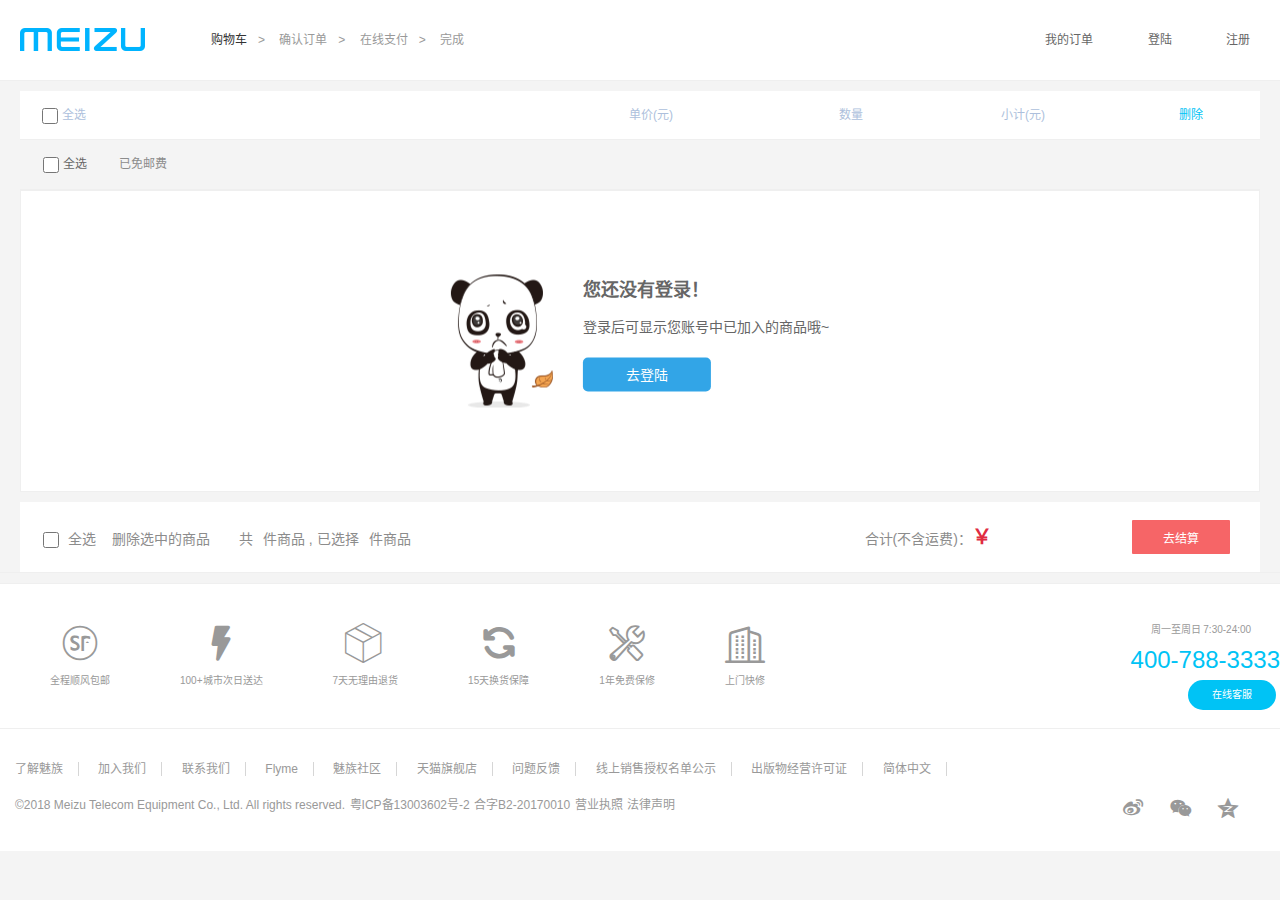
<file: cart.html>
<!DOCTYPE html>
<html lang="zh-CN">
<head>
    <meta charset="UTF-8">
    <meta name="viewport" content="width=device-width, initial-scale=1.0">
    <meta http-equiv="X-UA-Compatible" content="ie=edge">
    <title>魅族商城---购物车</title>
    <link rel="stylesheet" type="text/css" href="font/iconfont.css" />
    <link rel="stylesheet" type="text/css" href="css/global.css" />
    <link rel="stylesheet" type="text/css" href="css/public.css" />
    <link rel="stylesheet" type="text/css" href="css/postbirdAlertBox.css" /> 
    <link rel="stylesheet" type="text/css" href="css/loading.css" />    
    <link rel="stylesheet" type="text/css" href="css/cart.css" />

    <script src="js/jquery.min.js"></script>
</head>
<body>
        <div class="loading">
                <div id="loading-center">
                      <div id="loading-center-absolute">
                            <div class="object" id="object_one"></div>
                            <div class="object" id="object_two"></div>
                            <div class="object" id="object_three"></div>
                            <div class="object" id="object_four"></div>
                            <div class="object" id="object_five"></div>
                            <div class="object" id="object_six"></div>
                            <div class="object" id="object_seven"></div>
                            <div class="object" id="object_eight"></div>
                       </div>
                  </div>
      </div>
    <div class="header">
        <a class="logo" href="index.html"><img src="img/logo.png"/></a>
        <p class="guid">
            <span>购物车</span>&gt;
            <span>确认订单</span>&gt;
            <span>在线支付</span>&gt;
            <span>完成</span>
        </p>
        <div class="menu menu_notlogined" >
            <a href="javascript:void(0)">我的订单</a>
            <a href="login.html">登陆</a>
            <a href="reg.html">注册</a>    
        </div>
        <div class="menu menu_logined" style="display:none;">
                <a href="javascript:void(0)">我的订单</a>
                <a href="javascript:void(0)"></a>
                <a href="javascript:exitAlert()">退出</a>       
        </div>
    </div>

    <div class="wrap">
        <div class="cart_tit">
           <input type="checkbox"  class="checkboxs select_all"/>
           <p>全选</p>
           <p>单价(元)</p>
           <p>数量</p>
           <p>小计(元)</p>
           <p class="editCart">删除</p>
        </div>
        <div class="first_line">
            <input type="checkbox" id="select_meizu" class="checkboxs select_all"/>
            <p>全选</p>
            <p>已免邮费</p>
        </div>
        <div class="nogood">
            <div class="nogood_con">
                <div class="nogood_left"></div>
                <div class="nogood_right">
                    <h3>您还没有登录！</h3>
                    <p>登录后可显示您账号中已加入的商品哦~</p>
                    <a href="login.html">去登陆</a>
                </div>  
             </div>        
        </div>
        <div class="goods">
            <div class="buyBytheway">
                    <p class="jiajiagou">加价购</p>
                    <p>另外再加<span>25</span>元起，即可换购超值商品</p>
                    <a href="javascript:void(0)">立即加购&gt;</a>
            </div>
           
        </div>
        <div class="cart_footer">
            <input type="checkbox"  class="checkboxs select_all"/>   
            <span class="qx">全选</span>
            <span id="removeselect">删除选中的商品</span>
            <span class="heji">共<span id="totalcount"></span>件商品 ,</span>
            <span class="xz">已选择<span id="selectcount" ></span>件商品</span>
            <span class="hjjr">合计(不含运费)：<span>￥</span><span id="totalmoney"></span></span>
            <input type="button" value="去结算" id="checkout" class="checkout">
        </div>
    </div>
<!-- 公共部分 底部 -->
    <div class="foot">
        <div class="foot_top">
            <ul class="services">
                <li><a href="javascript:void(0)" >
                    <i class="iconfont icon-tianmaoshunfengbaoyou"></i>
                    全程顺风包邮</a></li>
                <li><a href="javascript:void(0)" >
                        <i class="iconfont icon-shandian-shi"></i>
                        100+城市次日送达</a></li>
                <li><a href="javascript:void(0)" >
                        <i class="iconfont icon-boxxiangzi"></i>
                        7天无理由退货</a></li>
                <li><a href="javascript:void(0)" >
                        <i class="iconfont icon-circlearrow"></i>
                        15天换货保障</a></li>
                <li><a href="javascript:void(0)" >
                        <i class="iconfont icon-banshou_Line"></i>
                        1年免费保修</a></li>
                <li><a href="javascript:void(0)" >
                    <i class="iconfont icon-jianzhu"></i>
                    上门快修</a></li>
            </ul>
            <div class="contact">
                <p>周一至周日 7:30-24:00</p>
                <p>400-788-3333</p>
                <a  href="javascript:void(0)">在线客服</a>
            </div>
        </div>
        <div class="foot_bot">
            <div class="foot_bot_links">
                <a href="javascript:void(0)">了解魅族</a>
                <a href="javascript:void(0)">加入我们</a>
                <a href="javascript:void(0)">联系我们</a>
                <a href="javascript:void(0)">Flyme</a>
                <a href="javascript:void(0)">魅族社区</a>
                <a href="javascript:void(0)">天猫旗舰店</a>
                <a href="javascript:void(0)">问题反馈</a>
                <a href="javascript:void(0)">线上销售授权名单公示</a>
                <a href="javascript:void(0)">出版物经营许可证</a>
                <a href="javascript:void(0)">简体中文</a>
    
            </div>
            <a class="copyright-text">©2018 Meizu Telecom Equipment Co., Ltd. All rights reserved.</a>
            <a href="http://www.miitbeian.gov.cn/" target="_blank">粤ICP备13003602号-2</a>
            <a href="http://store.res.meizu.com/layout/img/icp-abd57f3b39.png" target="_blank">合字B2-20170010</a>
            <a href="javascript:void(0)">营业执照</a>
            <a href="javascript:void(0)">法律声明</a>
            <div class="wx">
                <a href="javascript:void(0)">
                    <i class="iconfont icon-weibo"></i>
                </a>
                <a href="javascript:void(0)">
                    <i class="iconfont icon-wechat"></i>
                </a>
                <a href="javascript:void(0)">
                    <i class="iconfont icon-062qqkongjian"></i>
                </a>
            </div>
        </div>
    </div>
    <div class="slideBar">
        <ul>
                <li class="slide_first">
                    <a href="javascript:void(0)">
                        <i class="iconfont icon-xiazai1"></i>
                        <b>0</b>
                        <span>购物车</span>
                </a></li>
                <li class="slide_second">
                    <a href="javascript:void(0)">APP</a>
                    <p><img src="img/qrcode.jpg"/>扫描关注公众号</p>
                </li>
                <li id="slide_last"><a href="javascript:void(0)" title="回到顶部">
                        <i class="iconfont icon-jiantoushang"></i>
                    </a>
               </li>
        </ul>
    </div>            
</body>
</html>
<script src="js/cookie.js"></script>
<script src="js/postbirdAlertBox.min.js"></script>
<script src="js/cart.js"></script>
</file>
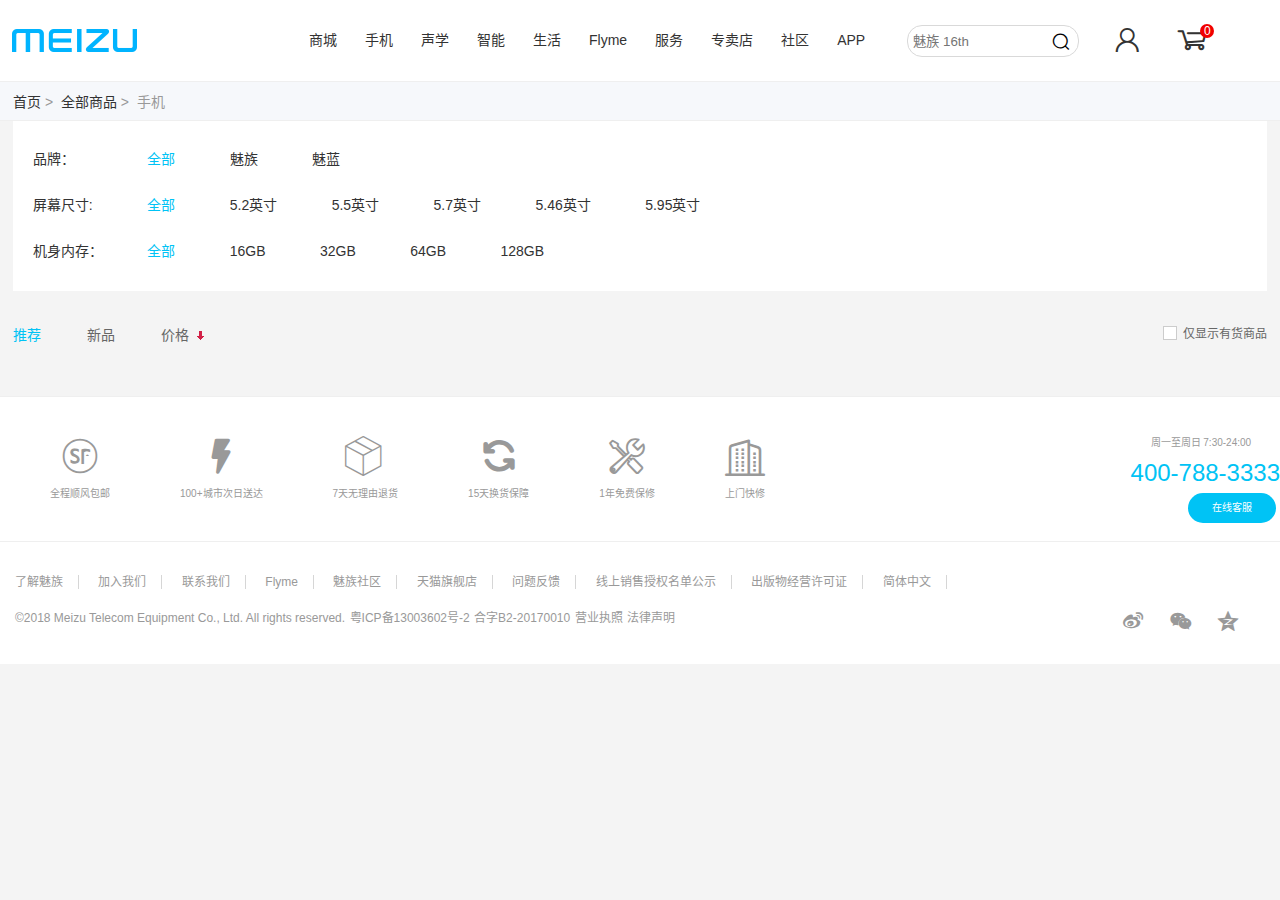
<file: list.html>
<!DOCTYPE html>
<html lang="zh-CN">
<head>
    <meta charset="UTF-8">
    <meta name="viewport" content="width=device-width, initial-scale=1.0">
    <meta http-equiv="X-UA-Compatible" content="ie=edge">
    <meta name="author" content="http://www.szy.life" />
    <title>魅族商城---商品列表</title>
    <link rel="stylesheet" type="text/css" href="font/iconfont.css" />
    <link rel="stylesheet" type="text/css" href="css/global.css" />
    <link rel="stylesheet" type="text/css" href="css/public.css" />
    <link rel="stylesheet" type="text/css" href="css/postbirdAlertBox.css" />
    <link rel="stylesheet" type="text/css" href="css/list.css" />
    <script src="js/jquery.min.js"></script>
</head>
<body>
      <!-- 公共部分：导航 -->
      <div class="nav">
            <a href="index.html" class="logo">
                <img src="img/logo.png" alt="魅族：追求源于热爱" >
            </a>
            <ul class="links">
                    <li><a href="index.html">商城</a></li>
                    <li class="phone"><a href="list.html">手机</a>
                        <ul class="subMenu" id="subMenu_phone">
                            <li>
                                <a href="16thplus.html">
                                    <img src="img/16th.png" />
                                    <p>魅族16th</p>￥<span>2698起</span>
                                </a>
                            </li>
                            <li>
                                <a href="16thplus.html">
                                    <img src="img/16thplus.png" />
                                    <p>魅族16th plus</p>￥<span>3198起</span>
                                </a>
                            </li>
                            <li>
                                <a href="javascript:void(0)">
                                    <img src="img/15th.png" />
                                    <p>魅族15th</p>￥<span>1998起</span>
                                </a>
                            </li>
                            <li>
                                <a href="javascript:void(0)">
                                    <img src="img/m15.png" />
                                    <p>魅族15th plus</p>￥<span>1398起</span>
                                </a>
                            </li>
                            <li>
                                <a href="javascript:void(0)">
                                    <img src="img/15thplus.png" />
                                    <p>魅族M15</p>￥<span>2498起</span>
                                </a>
                            </li>
                            <li>
                                <a href="javascript:void(0)">
                                    <img src="img/6t.png" />
                                    <p>魅蓝6T</p>￥<span>799起</span>
                                </a>
                            </li>
                            <li>
                                <a href="javascript:void(0)">
                                    <img src="img/e3.png" />
                                    <p>魅蓝E3</p>￥<span>1799起</span>
                                </a>
                            </li>
                            <li>
                                <a href="javascript:void(0)">
                                    <img src="img/s6.png" />
                                    <p>魅蓝S6</p>￥<span>999起</span>
                                </a>
                            </li>
                        </ul>
                    </li>
                    <li class="erji"><a href="javascript:void(0)">声学</a>
                       <ul class="subMenu" id="subMenu_erji">
                                <li>
                                    <a href="javascript:void(0)">
                                        <img src="img/halo.png" />
                                        <p>魅族HALO</p>￥<span>999起</span>
                                    </a>
                                </li>
                                <li>
                                    <a href="javascript:void(0)">
                                        <img src="img/pop.png" />
                                        <p>魅族POP</p>￥<span>499起</span>
                                    </a>
                                </li>
                                <li>
                                    <a href="javascript:void(0)">
                                        <img src="img/flow.png" />
                                        <p>魅族Flow</p>￥<span>499起</span>
                                    </a>
                                </li>
                                <li>
                                        <a href="javascript:void(0)">
                                            <img src="img/halo.png" />
                                            <p>魅族HALO</p>￥<span>999起</span>
                                        </a>
                                    </li>
                                    <li>
                                        <a href="javascript:void(0)">
                                            <img src="img/pop.png" />
                                            <p>魅族POP</p>￥<span>499起</span>
                                        </a>
                                    </li>
                                    <li>
                                        <a href="javascript:void(0)">
                                            <img src="img/flow.png" />
                                            <p>魅族Flow</p>￥<span>499起</span>
                                        </a>
                                    </li>
                               
                            </ul>  
                    </li>
                    <li><a href="javascript:void(0)">智能</a>
                        <ul class="subMenu" id="subMenu_zhineng">
                                <li>
                                    <a href="javascript:void(0)">
                                        <img src="img/shouhuan.png" />
                                        <p>魅族手环</p>￥<span>169起</span>
                                    </a>
                                </li>
                                <li>
                                    <a href="javascript:void(0)">
                                        <img src="img/lyq.png" />
                                        <p>魅族路由器</p>￥<span>49起</span>
                                    </a>
                                </li>
                                <li>
                                        <a href="javascript:void(0)">
                                            <img src="img/shouhuan.png" />
                                            <p>魅族手环</p>￥<span>169起</span>
                                        </a>
                                    </li>
                                    <li>
                                        <a href="javascript:void(0)">
                                            <img src="img/lyq.png" />
                                            <p>魅族路由器</p>￥<span>49起</span>
                                        </a>
                                    </li>
                               
                               
                            </ul>  
                    </li>
                    <li><a href="javascript:void(0)">生活</a></li>
                    <li><a href="javascript:void(0)">Flyme</a></li>
                    <li><a href="javascript:void(0)">服务</a></li>
                    <li><a href="javascript:void(0)">专卖店</a></li>
                    <li><a href="javascript:void(0)">社区</a></li>
                    <li><a href="javascript:void(0)">APP</a>
                        <ul class="subMenu" id="subMenu_app">
                                <li>
                                    <a href="javascript:void(0)">
                                        <img src="img/app.jpg" />
                                    </a>
                                </li>
                            </ul>  
                    </li>
                    <li class="search">
                        <input type="text"  class="search" placeholder="魅族 16th" />
                        <i class="iconfont icon-A"></i>
                    </li>
                    <li class="user">
                        <a href="login.html"><i class="iconfont icon-user"></i></a>
                        <div class="subMenu2" id="subMenu_login">
                            <i></i> 
                            <a href="login.html">立即登录</a>
                            <a href="reg.html">立即注册</a>
                            <a href="javascript:void(0)">我的订单</a>
                            <a href="javascript:void(0)">M码通道</a>
                        </div>  
                    </li >
                    <li class="cart">
                        <a href="cart.html"><i class="iconfont icon-xiazai1"></i> </a>
                        <span class="cart_num goodnum">0</span>
                    </li>
            </ul>
        
      </div>
      <!-- 公共部分：导航 --> 
        <p class="head">
            <a href="index.html">首页</a>&nbsp;&gt;&nbsp;
            <a href="javascript:void(0)">全部商品</a>&nbsp;&gt;&nbsp;
            <a href="list.html">手机</a>
        </p> 
        <div class="selector">
            <div class="xinghao selector_item">
                <span>品牌：</span>
                <a href="javascript:void(0)" class="aHover">全部</a>
                <a href="javascript:void(0)">魅族</a>
                <a href="javascript:void(0)">魅蓝</a>
            </div>
            <div class="pingmu selector_item">
                    <span>屏幕尺寸:</span>
                <a href="javascript:void(0)" class="aHover">全部</a>
                <a href="javascript:void(0)">5.2英寸</a>
                <a href="javascript:void(0)">5.5英寸</a>
                <a href="javascript:void(0)">5.7英寸</a>
                <a href="javascript:void(0)">5.46英寸</a>
                <a href="javascript:void(0)">5.95英寸</a>
            </div>
            <div class="neicun selector_item">
                    <span>机身内存：</span>
                <a href="javascript:void(0)" class="aHover">全部</a>
                <a href="javascript:void(0)">16GB</a>
                <a href="javascript:void(0)">32GB</a>
                <a href="javascript:void(0)">64GB</a>
                <a href="javascript:void(0)">128GB</a>
            </div>
        </div>
        <div class="filter">
            <div class="filter_l">
                <a href="javascript:void(0)" class="aHover">推荐</a>
                <a href="javascript:void(0)">新品</a>
                <a href="javascript:void(0)"  id="jiage" class="down">价格</a>
            </div>
            <div class="filter_r">
                <i id="hasStock"></i>
                <p>仅显示有货商品</p>
            </div>

        </div>
        <div class="content">
           <!-- <div class="phone_detail">   
               <img src="img/16thblack.png" class="phoneImg" />
               <div class="phoneImgs">
                   <img src="img/16thblack.png" />
                   <img src="img/16thplus.png" />
               </div>
               <a href="16thplus.html" class="phone_link">
                    <h2>魅族 16th</h2>
                    <h3>全款预订订单按付款时间先后发货</h3>
                    <div class="phone_price">
                        <span>￥</span>
                        <span class="pr-price">2698</span>
                        <span >起</span>
                    </div>
                </a>
                <p class="compare">对比</p>
           </div>  -->
          
        </div>


 <!-- 公共部分：尾部 -->
    <div class="foot">
        <div class="foot_top">
            <ul class="services">
                <li><a href="javascript:void(0)" >
                    <i class="iconfont icon-tianmaoshunfengbaoyou"></i>
                    全程顺风包邮</a></li>
                <li><a href="javascript:void(0)" >
                        <i class="iconfont icon-shandian-shi"></i>
                        100+城市次日送达</a></li>
                <li><a href="javascript:void(0)" >
                        <i class="iconfont icon-boxxiangzi"></i>
                        7天无理由退货</a></li>
                <li><a href="javascript:void(0)" >
                        <i class="iconfont icon-circlearrow"></i>
                        15天换货保障</a></li>
                <li><a href="javascript:void(0)" >
                        <i class="iconfont icon-banshou_Line"></i>
                        1年免费保修</a></li>
                <li><a href="javascript:void(0)" >
                    <i class="iconfont icon-jianzhu"></i>
                    上门快修</a></li>
            </ul>
            <div class="contact">
                <p>周一至周日 7:30-24:00</p>
                <p>400-788-3333</p>
                <a  href="javascript:void(0)">在线客服</a>
            </div>
        </div>
        <div class="foot_bot">
            <div class="foot_bot_links">
                <a href="javascript:void(0)">了解魅族</a>
                <a href="javascript:void(0)">加入我们</a>
                <a href="javascript:void(0)">联系我们</a>
                <a href="javascript:void(0)">Flyme</a>
                <a href="javascript:void(0)">魅族社区</a>
                <a href="javascript:void(0)">天猫旗舰店</a>
                <a href="javascript:void(0)">问题反馈</a>
                <a href="javascript:void(0)">线上销售授权名单公示</a>
                <a href="javascript:void(0)">出版物经营许可证</a>
                <a href="javascript:void(0)">简体中文</a>
    
            </div>
            <a class="copyright-text">©2018 Meizu Telecom Equipment Co., Ltd. All rights reserved.</a>
            <a href="http://www.miitbeian.gov.cn/" target="_blank">粤ICP备13003602号-2</a>
            <a href="http://store.res.meizu.com/layout/img/icp-abd57f3b39.png" target="_blank">合字B2-20170010</a>
            <a href="javascript:void(0)">营业执照</a>
            <a href="javascript:void(0)">法律声明</a>
            <div class="wx">
                <a href="javascript:void(0)">
                    <i class="iconfont icon-weibo"></i>
                </a>
                <a href="javascript:void(0)">
                    <i class="iconfont icon-wechat"></i>
                </a>
                <a href="javascript:void(0)">
                    <i class="iconfont icon-062qqkongjian"></i>
                </a>
            </div>
        </div>
    </div>
</body>
</html>
<script src="js/cookie.js"></script>
<script src="js/postbirdAlertBox.min.js"></script>
<script src="js/list.js"></script>
</file>
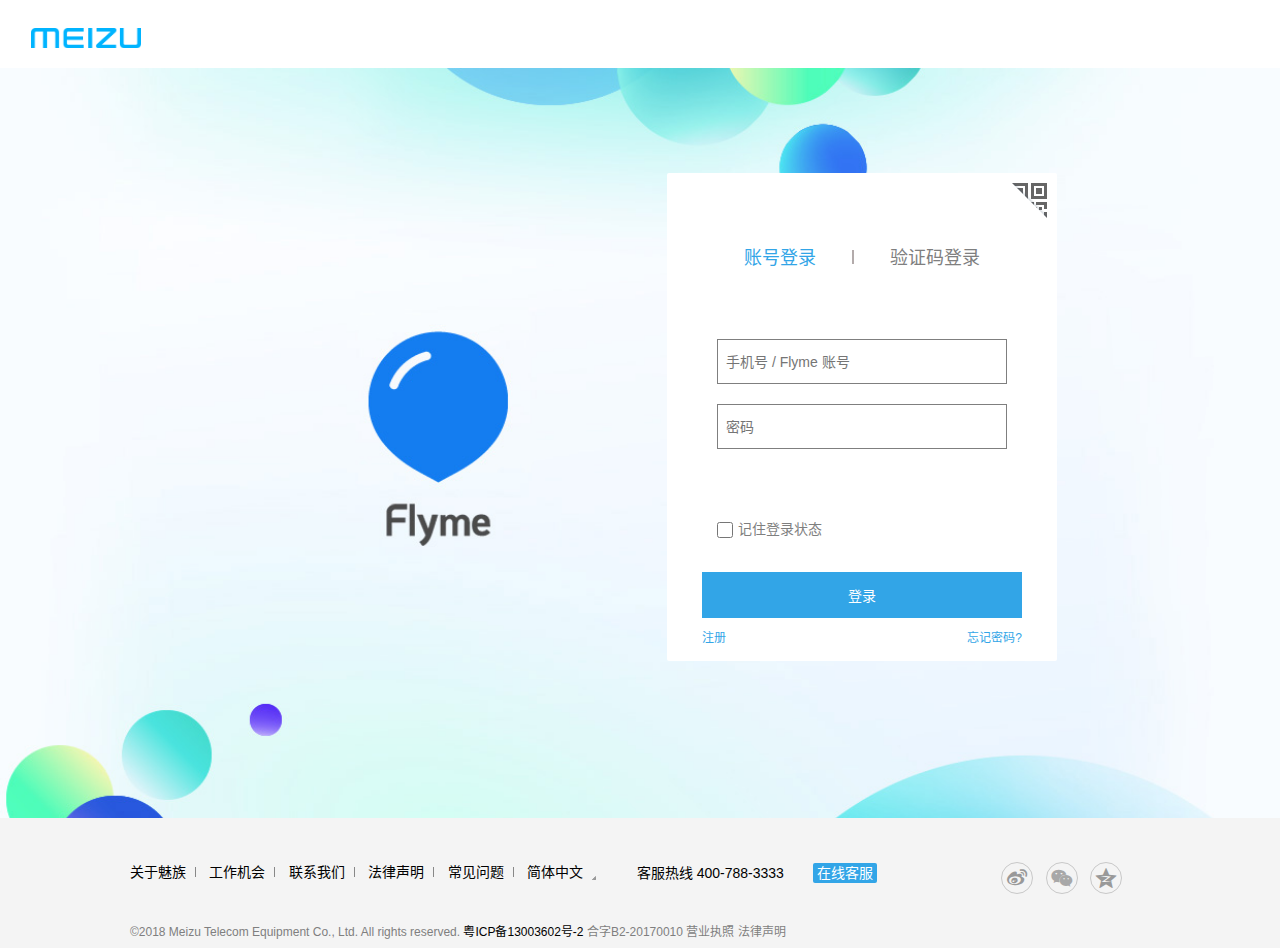
<file: login.html>
<!DOCTYPE html>
<html lang="zh-CN">
<head>
    <meta charset="UTF-8">
    <meta name="viewport" content="width=device-width, initial-scale=1.0">
    <meta http-equiv="X-UA-Compatible" content="ie=edge">
    <title>魅族商城---登录</title>
    <link rel="stylesheet" type="text/css" href="font/iconfont.css" />
    <link rel="stylesheet" type="text/css" href="css/global.css" />
    <link rel="stylesheet" type="text/css" href="css/loading.css" />
    <link rel="stylesheet" type="text/css" href="css/postbirdAlertBox.css" />
    <link rel="stylesheet" type="text/css" href="css/login.css" />
    <script src="js/jquery.min.js"></script>
    <script src="js/postbirdAlertBox.min.js"></script>

</head>
<body>
    <div class="logo"><a href="index.html"></a></div>
    <div class="wrap">
        <form class="loginBox">
        <img id="ysj" src="img/login_qr.png"/>
        <div class="tit" data-type="name">
            <a href="javascript:void(0)" class="titblue" >账号登录</a>
            <span class="register-line"></span>
            <a href="javascript:void(0)">验证码登录</a>
        </div>
        <span id="login_msg"></span>
        <div class="loginByName">
            <input type="text" placeholder="手机号 / Flyme 账号" maxlength="50" id="username" autocomplete="off" class="inputs"/>
            <input type="password" placeholder="密码" maxlength="50" id="password" class="inputs" autocomplete="off"/>
            <div class="checklogin"></div>
            <label class="rember">
                <input type="checkbox"/>
                <span>记住登录状态</span>
            </label>
        </div>
        <input type="button" value="登录" id="login"/>
        <div class="login_link">
            <a href="reg.html">注册</a>
            <a href="javascript:void(0)">忘记密码?</a>
        </div>
        <div class="qrlogin">
            <p>扫描安全登录</p>
            <img src="img/mzQrShow.jpg" alt="扫码登录"/>
            <p>请使用最新Flyme系统相机扫码功能，扫码登录</p>
        </div>
        <div class="loginBySMS">
            <input type="text" placeholder="                 手机号码" maxlength="11" id="phonenum" autocomplete="off" class="inputs"/>
            <input type="text" placeholder="验证码" maxlength="6" id="smstext" autocomplete="off" class="inputs"/>
            <a href="javascript:void(0)">获取验证码</a>
            <p id="areacode">+86</p>
                <ul class="phoneCode">
                  <div>常用</div>
                  <li data-code="+86">
                        <span class="country">中国</span>
                        <span class="phone-code">+86</span>
                  </li>
                  <li data-code="+886">
                        <span class="country">中国台湾</span>
                        <span class="phone-code">+886</span>
                  </li>
                  <li data-code="+852">
                        <span class="country">中国香港</span>
                        <span class="phone-code">+852</span>
                  </li>
                  <li data-code="+853">
                        <span class="country">中国澳门</span>
                        <span class="phone-code">+853</span>
                  </li>
                  <div>美国</div>
                  <li data-code="+212">
                        <span class="country">纽约</span>
                        <span class="phone-code">+212</span>
                  </li>
                  <li data-code="+213">
                        <span class="country">洛杉矶</span>
                        <span class="phone-code">+213</span>
                  </li>
                  <li data-code="+202">
                        <span class="country">华盛顿</span>
                        <span class="phone-code">+202</span>
                  </li>
                  <div>日本</div>
                  <li data-code="+81">
                        <span class="country">东京</span>
                        <span class="phone-code">+81</span>
                  </li>
                  <li data-code="+8111">
                        <span class="country">札幌</span>
                        <span class="phone-code">+8111</span>
                  </li>
                  <div>韩国</div>
                  <li data-code="+8264">
                        <span class="country">济州岛</span>
                        <span class="phone-code">+8264</span>
                  </li>
                  <div>泰国</div>
                  <li data-code="+6676">
                        <span class="country">普吉岛</span>
                        <span class="phone-code">+6676</span>
                  </li>
                  <div>马尔代夫</div>
                  <li data-code="+960">
                        <span class="country">马尔代夫</span>
                        <span class="phone-code">+960</span>
                  </li>
              </ul>

       
        </div>
        <div class="loading">
                  <div id="loading-center">
                        <div id="loading-center-absolute">
                              <div class="object" id="object_one"></div>
                              <div class="object" id="object_two"></div>
                              <div class="object" id="object_three"></div>
                              <div class="object" id="object_four"></div>
                              <div class="object" id="object_five"></div>
                              <div class="object" id="object_six"></div>
                              <div class="object" id="object_seven"></div>
                              <div class="object" id="object_eight"></div>
                         </div>
                    </div>
        </div>
        </form>
    </div>
<div class="foot">
      <div class="links">
            <a href="javascript:void(0)">关于魅族</a><span></span>
            <a href="javascript:void(0)">工作机会</a><span></span>
            <a href="javascript:void(0)">联系我们</a><span></span>
            <a href="javascript:void(0)">法律声明</a><span></span>
            <a href="javascript:void(0)">常见问题</a><span></span>
            <a id="lang" href="javascript:void(0)">简体中文&nbsp;&nbsp;&nbsp;&nbsp;
                  <ul class="lang" style="display:none;">
                        <li>简体中文</li>
                        <li>English</li>
                  </ul>
            </a>
      </div>
      <div class="contact">
            <span>客服热线  400-788-3333</span>
            <a href="javascript:void(0)">在线客服</a>
      </div>
      <div class="wx">
            <a href="javascript:void(0)">
                <i class="iconfont icon-weibo"></i>
            </a>
            <a href="javascript:void(0)">
                <i class="iconfont icon-wechat"></i>
            </a>
            <a href="javascript:void(0)">
                <i class="iconfont icon-062qqkongjian"></i>
            </a>
        </div>      
        <div  class="copyright-text">
            <span>©2018 Meizu Telecom Equipment Co., Ltd. All rights reserved.</span>
            <a href="http://www.miitbeian.gov.cn/" target="_blank">粤ICP备13003602号-2</a>
            <a href="http://store.res.meizu.com/layout/img/icp-abd57f3b39.png" target="_blank">合字B2-20170010</a>
            <a href="javascript:void(0)">营业执照</a>
            <a href="javascript:void(0)">法律声明</a>
      </div>
      
</div>
</body>
</html>
<script src="js/cookie.js"></script>
<script src="js/login.js"></script>
</file>
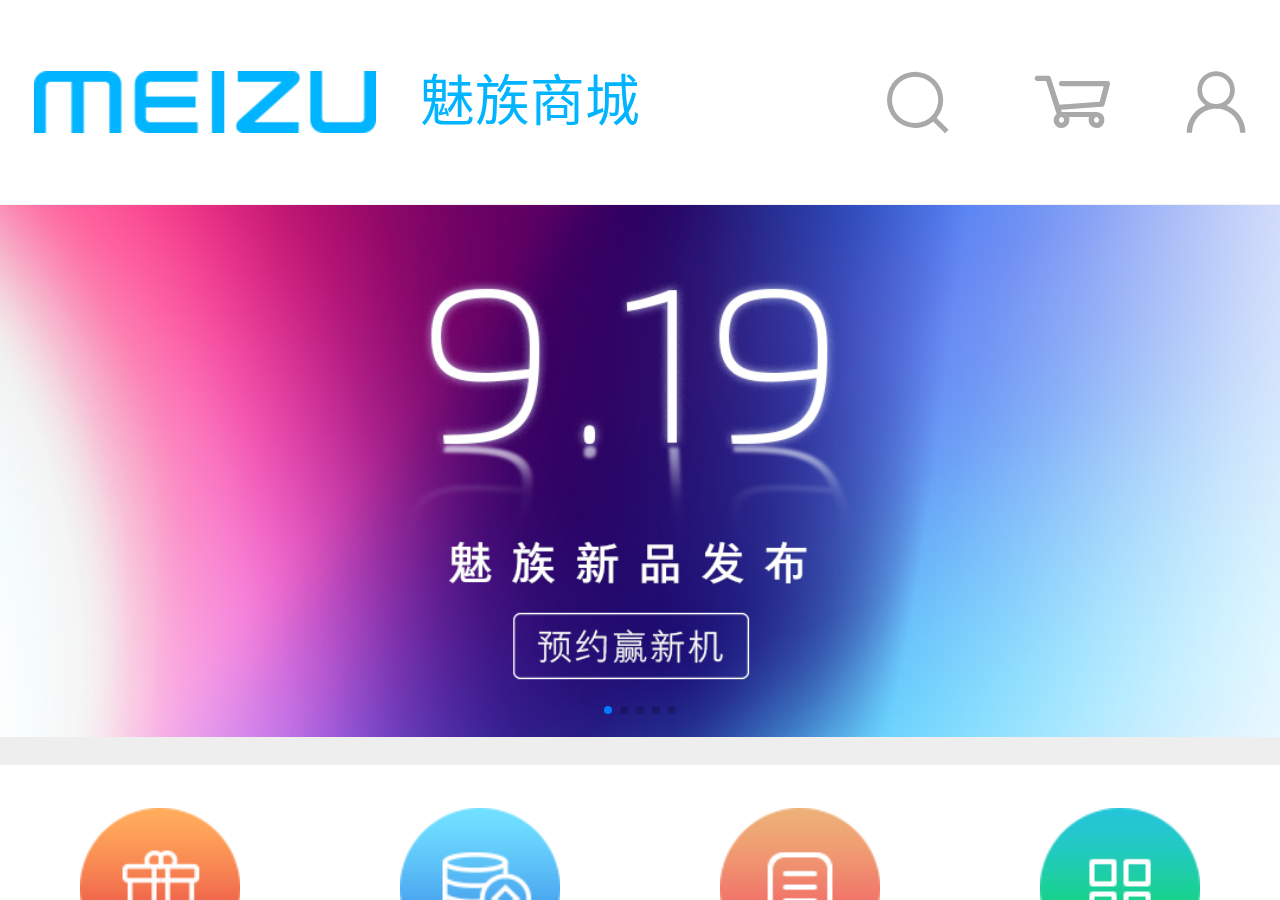
<file: mobile.html>
<!DOCTYPE html>
<html lang="zh-CN">
<head>
    <meta charset="UTF-8">
    <meta name="viewport" content="width=device-width,initial-scale=1,
    maximum-scale=1,minimum-scale=1,user-scalable=no">    
    <meta http-equiv="X-UA-Compatible" content="ie=edge">
    <meta http-equiv="pragma" content="no-cache">
    <meta http-equiv="cache-control" content="no-cache">
    <meta http-equiv="expires" content="0">
    <title>魅族商城---移动端</title>
    <link rel="stylesheet" type ="text/css" href="font/iconfont.css">
    <link rel="stylesheet" type ="text/css" href="css/swiper.min.css">
    <link rel="stylesheet" type ="text/css" href="css/global.css">
    <link rel="stylesheet" type ="text/css" href="css/mobile.css">
</head>
<body>
    <div class="wrap" id="content">
        <header>
            <div class="header-left">
                <a href="javascript:void(0)">
                    <img src="img/logo.png"/>
                </a>
                <h3>魅族商城</h3>
            </div>
            <div class="header-right">
                <a href="javascript:void(0)"><i class="iconfont icon-A"></i></a>
                <a href="javascript:void(0)"><i class="iconfont icon-xiazai1"></i></a>
                <a href="javascript:void(0)"><i class="iconfont icon-user"></i></a>      
            </div>
        </header>
        <section>
            <div class="gellay">
                <div class="swiper-container">
                    <div class="swiper-wrapper">
                      <div class="swiper-slide" style="background-Image:url(img/mobile-lunbo1.jpg)"></div>
                      <div class="swiper-slide" style="background-Image:url(img/mobile-lunbo2.jpg)"></div>
                      <div class="swiper-slide" style="background-Image:url(img/mobile-lunbo3.jpg)"></div>
                      <div class="swiper-slide" style="background-Image:url(img/mobile-lunbo4.jpg)"></div>
                      <div class="swiper-slide" style="background-Image:url(img/mobile-lunbo5.jpg)"></div>
                    </div>
                        <!-- Add Pagination -->
                    <div class="swiper-pagination "></div>
                </div>
            </div>
            <div class="menu">
                <a href="javascript:void(0)">
                    <i></i>
                    <p>超级福利站</p>
                </a>
                <a href="javascript:void(0)">
                    <i ></i>
                    <p>赚奖金</p>
                </a>
                <a href="javascript:void(0)">
                    <i></i>
                    <p>我的订单</p>
                </a>
                <a href="javascript:void(0)">
                    <i></i>
                    <p>分类</p>
                </a>  
            </div>
            <div class="banner">    
                <a href="javascript:void(0)"><img src="img/mobile-banner.jpg" /></a>
            </div>
            <div class="hot">
                <a href="javascript:void(0)"><img src="img/mobile-smallphone.jpg" /></a>
                <a href="javascript:void(0)"><img src="img/mobile-smallphone.jpg" /></a>
                <a href="javascript:void(0)"><img src="img/mobile-smallphone.jpg" /></a>
            </div>
            <div class="recommand">
                <div class="tit">
                    <h3>热品推荐</h3>
                </div>
                <div class="re_con">
                    <div class="first">
                        <div class="title">
                            <h3>魅族16th Plus</h3>
                            <h4>手持如玉 细润如雨</h4>
                            <h5>￥<span>3198</span>起</h5>
                            <img src="img/16thblack.png" />
                        </div>
                    </div>
                    <div class="second">
                            <div class="re_details">
                                <div class="re_details_left">
                                    <h3>魅族16th Plus</h3>
                                    <h4>手持如玉 细润如雨</h4>
                                    <h5>￥<span>3198</span>起</h5>
                                </div>
                                <img src="img/16thblack.png" />
                            </div>
                            <div class="re_details">
                                    <div class="re_details_left">
                                        <h3>魅族16th Plus</h3>
                                        <h4>手持如玉 细润如雨</h4>
                                        <h5>￥<span>3198</span>起</h5>
                                    </div>
                                    <img src="img/16thblack.png" />
                                </div>
                    </div>
                    <div class="third">
                        <div class="re_details">
                                <div class="re_details_left">
                                    <h3>魅族16th Plus</h3>
                                    <h4>手持如玉 细润如雨</h4>
                                    <h5>￥<span>3198</span>起</h5>
                                </div>
                                <img src="img/16thblack.png" />
                            </div>
                            <div class="re_details">
                                    <div class="re_details_left">
                                        <h3>魅族16th Plus</h3>
                                        <h4>手持如玉 细润如雨</h4>
                                        <h5>￥<span>3198</span>起</h5>
                                    </div>
                                    <img src="img/16thblack.png" />
                                </div>
                    </div>
                </div> 
            </div> 
            <div class="smartPhone">
                <div class="tit"><h3>手机</h3></div>
                <a  class="sp_fisrt" href="javascript:void(0)"><img src="img/mobile-smartphone1.jpg" /></a>
                <div class="sp_detail">
                    <a href="javascript:void(0)">
                        <img src="img/16thplus.png" alt="魅族16th">
                        <h4>魅族 16th PLUS</h4>
                        <p>手持如玉 细润如雨</p>
                        <h5>￥<span>3198</span>起</h5>
                    </a>
                </div>
                <div class="sp_detail">
                        <a href="javascript:void(0)">
                            <img src="img/16thplus.png" alt="魅族16th">
                            <h4>魅族 16th PLUS</h4>
                            <p>手持如玉 细润如雨</p>
                            <h5>￥<span>3198</span>起</h5>
                        </a>
                </div>
                <div class="sp_detail">
                            <a href="javascript:void(0)" >
                                <img src="img/16thplus.png" alt="魅族16th">
                                <h4>魅族 16th PLUS</h4>
                                <p>手持如玉 细润如雨</p>
                                <h5>￥<span>3198</span>起</h5>
                            </a>
                </div>
                <div class="sp_detail">
                        <a href="javascript:void(0)">
                            <img src="img/16thplus.png" alt="魅族16th">
                            <h4>魅族 16th PLUS</h4>
                            <p>手持如玉 细润如雨</p>
                            <h5>￥<span>3198</span>起</h5>
                        </a>
                </div>
                <div class="sp_detail">
                            <a href="javascript:void(0)" >
                                <img src="img/16thplus.png" alt="魅族16th">
                                <h4>魅族 16th PLUS</h4>
                                <p>手持如玉 细润如雨</p>
                                <h5>￥<span>3198</span>起</h5>
                            </a>
                </div>
            </div>
            <footer>
                    <div class="qrcode">
                        <img src="img/qrcode.jpg" />
                        <h4>请关注魅族商城公众号：MZonlineshop</h4>
                    </div>
                    <div class="copyright">
                        <p>珠海市魅族通讯设备有限公司</p>
                        <p>地址：广东省珠海市唐家湾科技创新海岸魅族科技楼</p>
                        <p>电话：0756-6130440</p>
                        <p> <a href="http://www.miitbeian.gov.cn/">粤ICP备13003602号-2</a>
                            <a href="//www3.res.meizu.com/static/cn/widget/footer/images/icp2_b2dcb54.jpg">粤B2-20130198</a>
                            <a href="//www2.res.meizu.com/zh_cn/images/common/com_licence.jpg">营业执照</a>
                        </p>
                        <p>  ©2018 Meizu <a href="//www2.res.meizu.com/zh_cn/images/common/com_licence.jpg" target="_blank">All rights reserved</a></p>
                    </div>
                </footer>
                <a id="goTop" href="#" title="回到顶部">
                    <i class="iconfont icon-jiantoushang"></i>
                </a>
        </section>
     
    </div>
</body>
</html>
<!-- <script src="js/jquery.min.js"></script> -->
<script src="js/swiper.min.js"></script>
<script>
window.onload=function(){

    var swiper = new Swiper('.swiper-container',{
        pagination: {
            el: ' .swiper-pagination ',
            clickable: true
        },
        // effect:"fade",
        loop: true,
        autoplay:true,
        spaceBetween: 200,
        speed:300
    });

    document.getElementById("content").addEventListener('scroll', function () {
        console.log(document.documentElement.scrollTop || document.body.scrollTop );
       if(window.pageYOffset + window.innerHeight >= document.documentElement.scrollHeight){
           console.log(a);
    }
    },false);

    //  document.body.addEventListener('scroll', function(){
    //     let scrollTop =  document.documentElement.scrollTop || document.body.scrollTop ;
    //     console.log(scrollTop);
    //     if(scrollTop>300){
    //         document.getElementById("goTop").style.display="block";
    //     }else{
    //         document.getElementById("goTop").style.display="none";
    //     }
    // },false);
    // document.body.onscroll=function(){
    //     let scrollTop =  document.documentElement.scrollTop || document.body.scrollTop ;
    //     console.log(scrollTop);
    //     if(scrollTop>300){
    //         document.getElementById("goTop").style.display="block";
    //     }else{
    //         document.getElementById("goTop").style.display="none";
    //     }
    // }
    // $(window).on("scroll", function () {
    //     let scrollTop = $(window).scrollTop();
    //     console.log(scrollTop);
    //     if(scrollTop>300){
    //         document.getElementById("goTop").style.display="block";
    //     }else{
    //         document.getElementById("goTop").style.display="none";
    //     } 
    // });

}
</script>
</file>
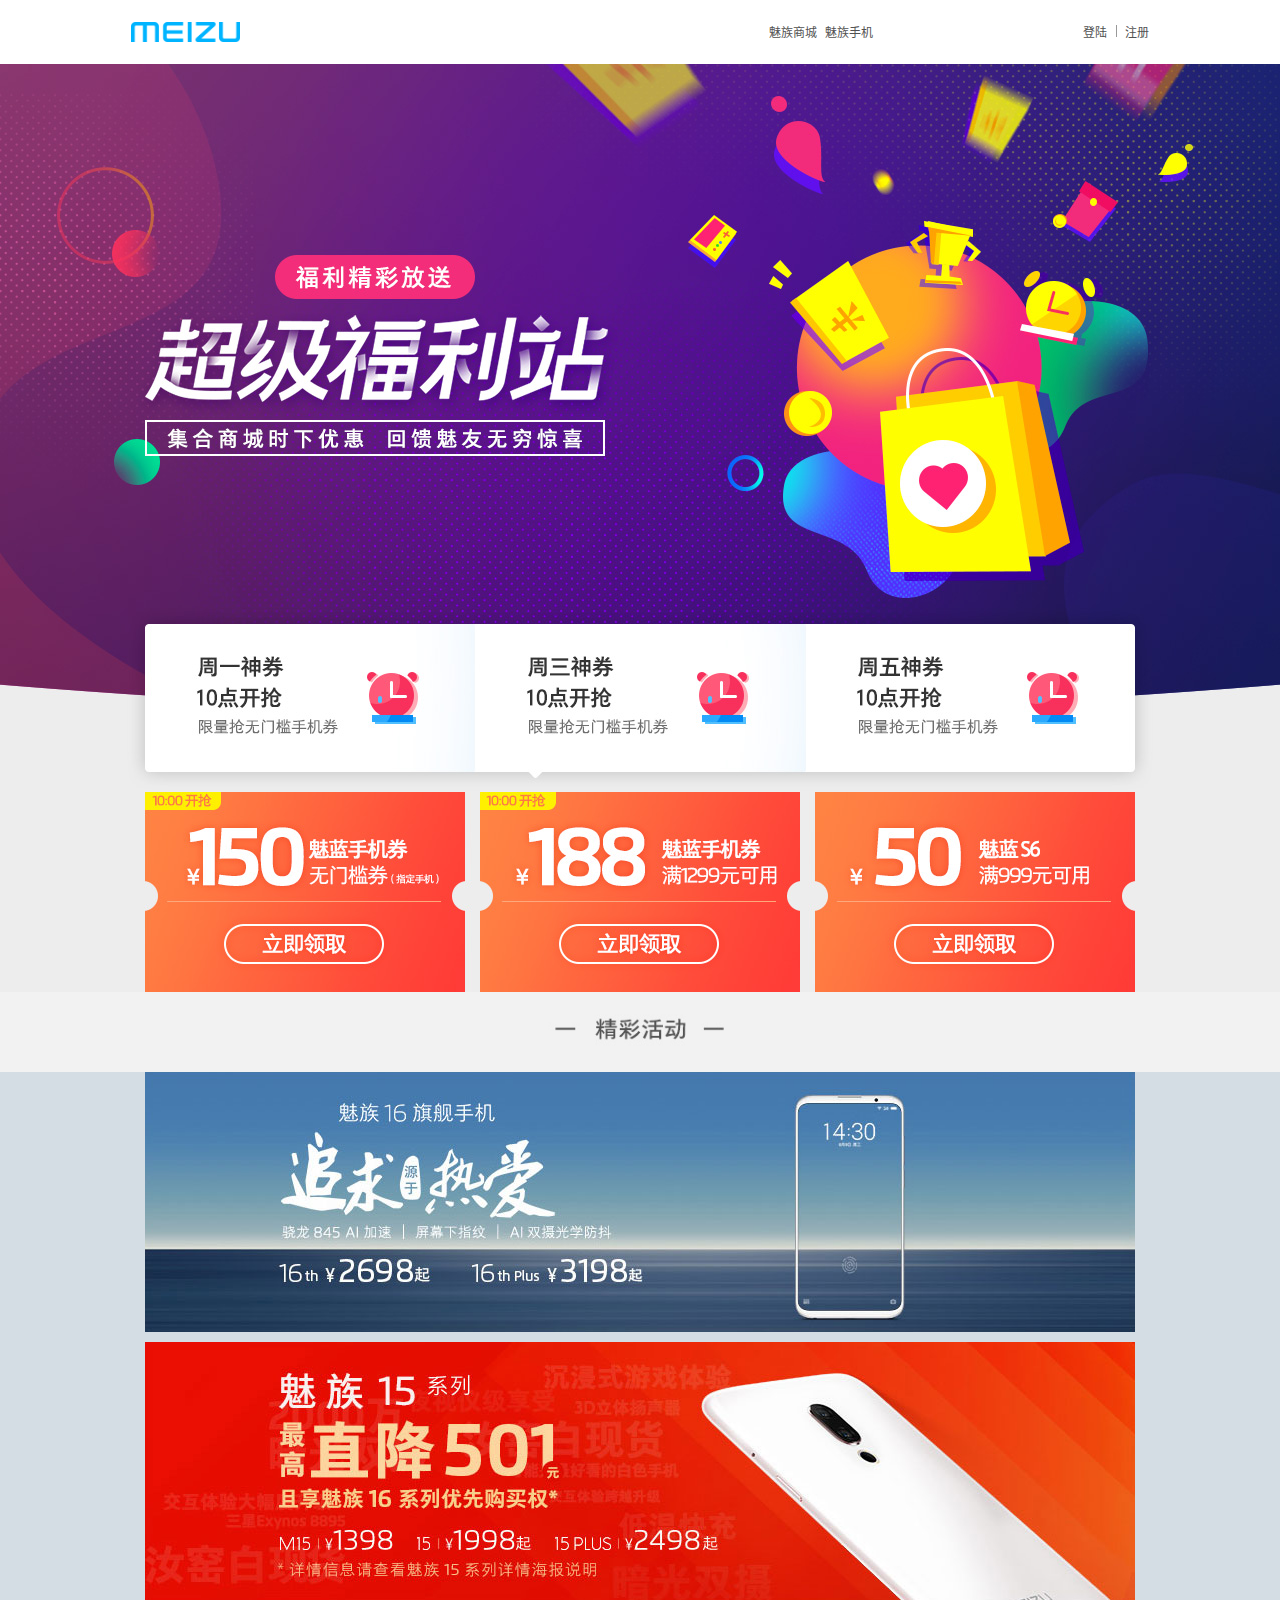
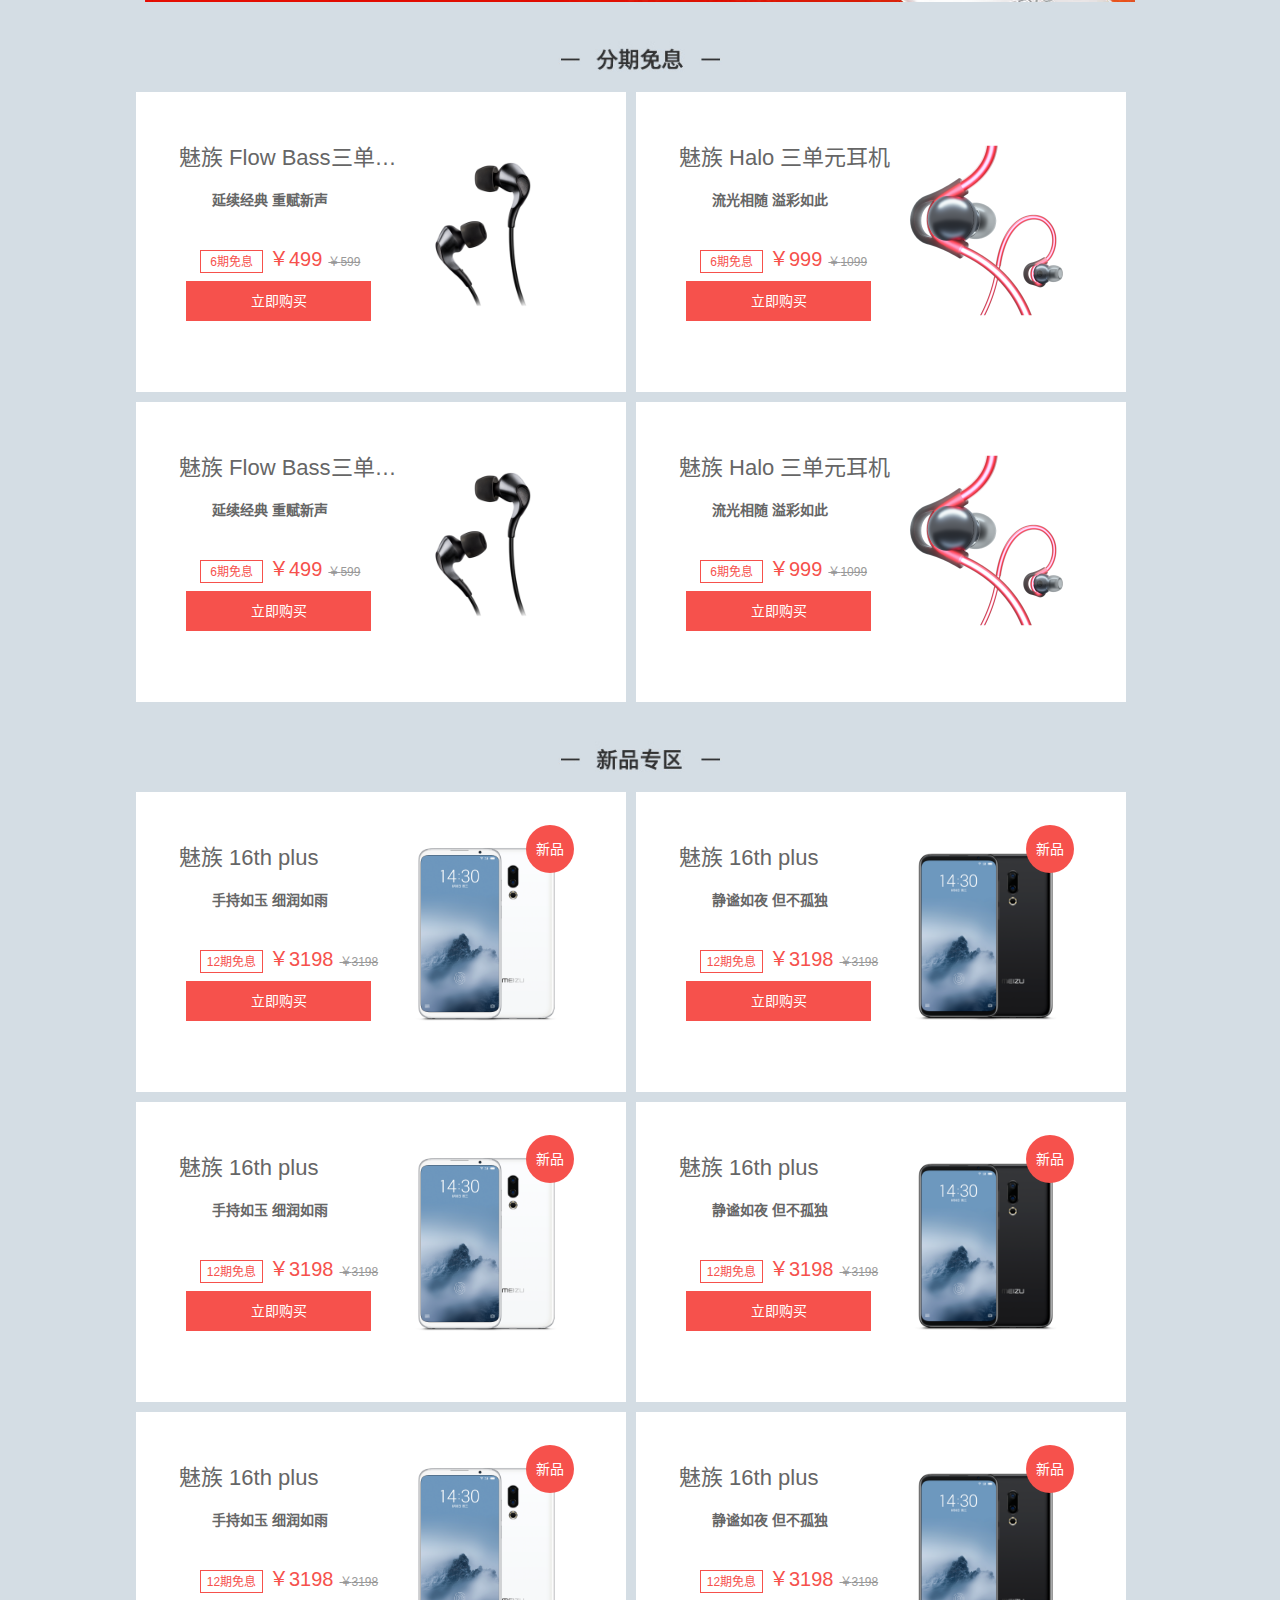
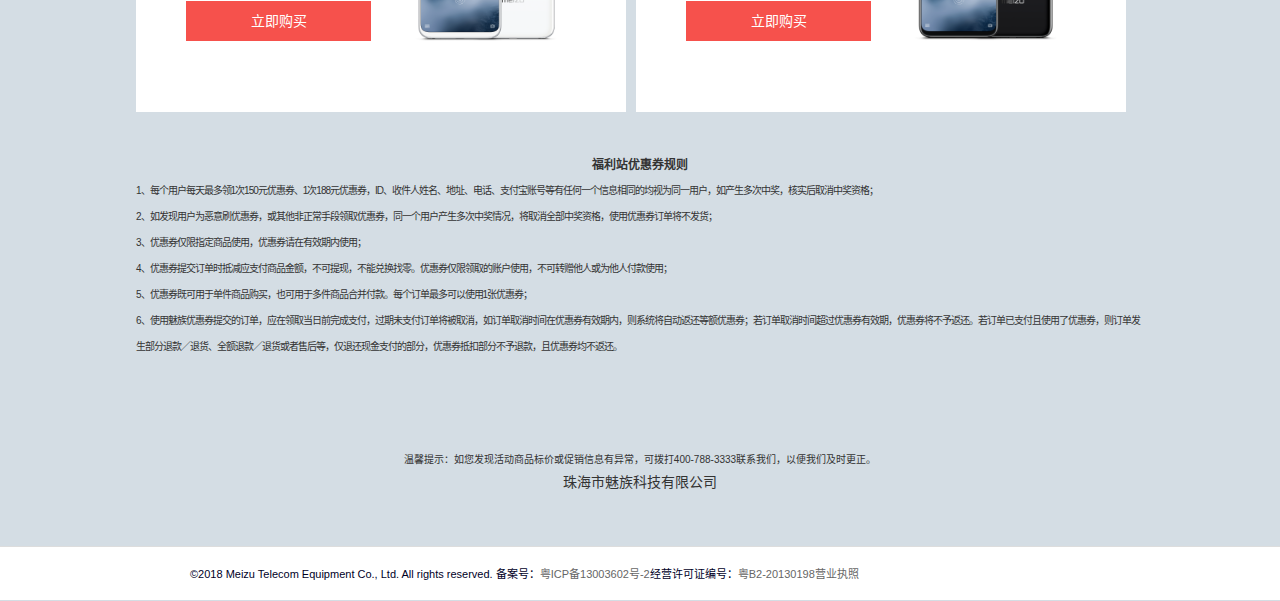
<file: promotion.html>
<!DOCTYPE html>
<html lang="zh-CN">
<head>
    <meta charset="UTF-8">
    <meta name="viewport" content="width=device-width, initial-scale=1.0">
    <meta http-equiv="X-UA-Compatible" content="ie=edge">
    <title>魅族商城---活动</title>
    <link rel="stylesheet" type="text/css" href="css/global.css" />
    <link rel="stylesheet" type="text/css" href="css/promotion.css" />
    <script src="js/jquery.min.js"></script>
</head>
<body>
    <div class="header">
        <a class="logo" href="index.html"><img src="img/logo.png"/></a>
        <div class="menu">
            <a href="index.html">魅族商城</a>
            <a href="javascript:void(0)">魅族手机</a>
        </div>
        <div class="islogin">
            <a href="login.html">登陆</a>
            <span></span>
            <a href="reg.html">注册</a>
        </div>
    </div>
    <div class="banner">
        <a href="javascript:void(0)" title="精彩福利放松">精彩福利放松</a>
    </div>
    <div class="banner2">
            <a href="javascript:void(0)" title="周一周三来抢券">周一周三来抢券</a>
    </div>
    <div class="showtickit">
        <a href="javascript:void(0)">150元神券</a>
        <a href="javascript:void(0)">188元神券</a>
        <a href="javascript:void(0)">50元神券</a>
    </div>
    <div class="sep"></div>
    <div class="hotlink">
        <a href="javascript:void(0)" title="魅族16th 旗舰手机"></a>
    </div>
    <div class="hotlink hotlink2">
        <a href="javascript:void(0)"></a>
    </div>
    <div class="sep sep2"></div>
    <div class="sep2_con">
        <div class="good_info">
            <div class="good_left">
                <h3>魅族 Flow Bass三单元耳机</h3>
                <h4>延续经典 重赋新声</h4>
                <div class="good_price">
                    <span class="month">6期免息</span><em>￥</em><span class="nowprice">499</span><em>￥</em><span class="oldprice">599</span>
                </div>
                <a class="goBuy" href="javascript:void(0)" target="_blank">立即购买</a>
            </div>
            <img class="good_right" src="img/flow.png"/>
        </div>
        <div class="good_info">
                <div class="good_left">
                    <h3>魅族 Halo 三单元耳机</h3>
                    <h4>流光相随 溢彩如此</h4>
                    <div class="good_price">
                        <span class="month">6期免息</span><em>￥</em><span class="nowprice">999</span><em>￥</em><span class="oldprice">1099</span>
                    </div>
                    <a class="goBuy" href="javascript:void(0)" target="_blank">立即购买</a>
                </div>
                <img class="good_right" src="img/halo.png"/>
            </div>
         <div class="good_info">
                <div class="good_left">
                    <h3>魅族 Flow Bass三单元耳机</h3>
                    <h4>延续经典 重赋新声</h4>
                    <div class="good_price">
                        <span class="month">6期免息</span><em>￥</em><span class="nowprice">499</span><em>￥</em><span class="oldprice">599</span>
                    </div>
                    <a class="goBuy" href="javascript:void(0)" target="_blank">立即购买</a>
                </div>
                <img class="good_right" src="img/flow.png"/>
            </div>
        <div class="good_info">
                    <div class="good_left">
                        <h3>魅族 Halo 三单元耳机</h3>
                        <h4>流光相随 溢彩如此</h4>
                        <div class="good_price">
                            <span class="month">6期免息</span><em>￥</em><span class="nowprice">999</span><em>￥</em><span class="oldprice">1099</span>
                        </div>
                        <a class="goBuy" href="javascript:void(0)" target="_blank">立即购买</a>
                    </div>
                    <img class="good_right" src="img/halo.png"/>
        </div>        
    </div>
    <div class="sep sep3"></div>
    <div class="sep2_con">
        <div class="good_info">
            <div class="good_left">
                <h3>魅族 16th plus </h3>
                <h4>手持如玉 细润如雨</h4>
                <div class="good_price">
                    <span class="month">12期免息</span><em>￥</em><span class="nowprice">3198</span><em>￥</em><span class="oldprice">3198</span>
                </div>
                <a class="goBuy" href="javascript:void(0)" target="_blank">立即购买</a>
            </div>
            <img class="good_right" src="img/16thplus.png"/>
            <p class="new">新品</p>
            </div>
        <div class="good_info">
                <div class="good_left">
                    <h3>魅族 16th plus </h3>
                    <h4>静谧如夜 但不孤独</h4>
                    <div class="good_price">
                        <span class="month">12期免息</span><em>￥</em><span class="nowprice">3198</span><em>￥</em><span class="oldprice">3198</span>
                    </div>
                    <a class="goBuy" href="javascript:void(0)" target="_blank">立即购买</a>
                </div>
                <img class="good_right" src="img/16thblack.png"/>
                <p class="new">新品</p>

            </div> 
        <div class="good_info">
                <div class="good_left">
                    <h3>魅族 16th plus </h3>
                    <h4>手持如玉 细润如雨</h4>
                    <div class="good_price">
                        <span class="month">12期免息</span><em>￥</em><span class="nowprice">3198</span><em>￥</em><span class="oldprice">3198</span>
                    </div>
                    <a class="goBuy" href="javascript:void(0)" target="_blank">立即购买</a>
                </div>
                <img class="good_right" src="img/16thplus.png"/>
                <p class="new">新品</p>

            </div>
        <div class="good_info">
                    <div class="good_left">
                        <h3>魅族 16th plus </h3>
                        <h4>静谧如夜 但不孤独</h4>
                        <div class="good_price">
                            <span class="month">12期免息</span><em>￥</em><span class="nowprice">3198</span><em>￥</em><span class="oldprice">3198</span>
                        </div>
                        <a class="goBuy" href="javascript:void(0)" target="_blank">立即购买</a>
                    </div>
                    <img class="good_right" src="img/16thblack.png"/>
                    <p class="new">新品</p>
            </div> 
        <div class="good_info">
                <div class="good_left">
                    <h3>魅族 16th plus </h3>
                    <h4>手持如玉 细润如雨</h4>
                    <div class="good_price">
                        <span class="month">12期免息</span><em>￥</em><span class="nowprice">3198</span><em>￥</em><span class="oldprice">3198</span>
                    </div>
                    <a class="goBuy" href="javascript:void(0)" target="_blank">立即购买</a>
                </div>
                <img class="good_right" src="img/16thplus.png"/>
                <p class="new">新品</p>

            </div>
        <div class="good_info">
                    <div class="good_left">
                        <h3>魅族 16th plus </h3>
                        <h4>静谧如夜 但不孤独</h4>
                        <div class="good_price">
                            <span class="month">12期免息</span><em>￥</em><span class="nowprice">3198</span><em>￥</em><span class="oldprice">3198</span>
                        </div>
                        <a class="goBuy" href="javascript:void(0)" target="_blank">立即购买</a>
                    </div>
                    <p class="new">新品</p>
                    <img class="good_right" src="img/16thblack.png"/>
            </div>              
    </div>
    <div class="notice">
        <h4>福利站优惠券规则</h4>
        <p class="notice_con">1、每个用户每天最多领1次150元优惠券、1次188元优惠券，ID、收件人姓名、地址、电话、支付宝账号等有任何一个信息相同的均视为同一用户，如产生多次中奖，核实后取消中奖资格；</p>
        <p class="notice_con">2、如发现用户为恶意刷优惠券，或其他非正常手段领取优惠券，同一个用户产生多次中奖情况，将取消全部中奖资格，使用优惠券订单将不发货；</p>
        <p class="notice_con">3、优惠券仅限指定商品使用，优惠券请在有效期内使用；</p>
        <p class="notice_con">4、优惠券提交订单时抵减应支付商品金额，不可提现，不能兑换找零。优惠券仅限领取的账户使用，不可转赠他人或为他人付款使用；</p>
        <p class="notice_con">5、优惠券既可用于单件商品购买，也可用于多件商品合并付款。每个订单最多可以使用1张优惠券；</p>
        <p class="notice_con">6、使用魅族优惠券提交的订单，应在领取当日前完成支付，过期未支付订单将被取消，如订单取消时间在优惠券有效期内，则系统将自动返还等额优惠券；若订单取消时间超过优惠券有效期，优惠券将不予返还。若订单已支付且使用了优惠券，则订单发生部分退款／退货、全额退款／退货或者售后等，仅退还现金支付的部分，优惠券抵扣部分不予退款，且优惠券均不返还。</p>
        <p class="wenxitishi">温馨提示：如您发现活动商品标价或促销信息有异常，可拨打400-788-3333联系我们，以便我们及时更正。</p>
        <p class="meizu">珠海市魅族科技有限公司</p>
    </div>
    <div class="foot">
        <p>©2018 Meizu Telecom Equipment Co., Ltd. All rights reserved. 备案号：</p>
        <a href="javascript:void(0)">粤ICP备13003602号-2</a>
        <p>经营许可证编号：</p>
        <a href="javascript:void(0)">粤B2-20130198 </a>
        <a href="//www2.res.meizu.com/zh_cn/images/common/com_licence.jpg" target="_blank">营业执照</a>
    </div>

</body>
</html>
<script src="js/promotion.js"></script>
</file>
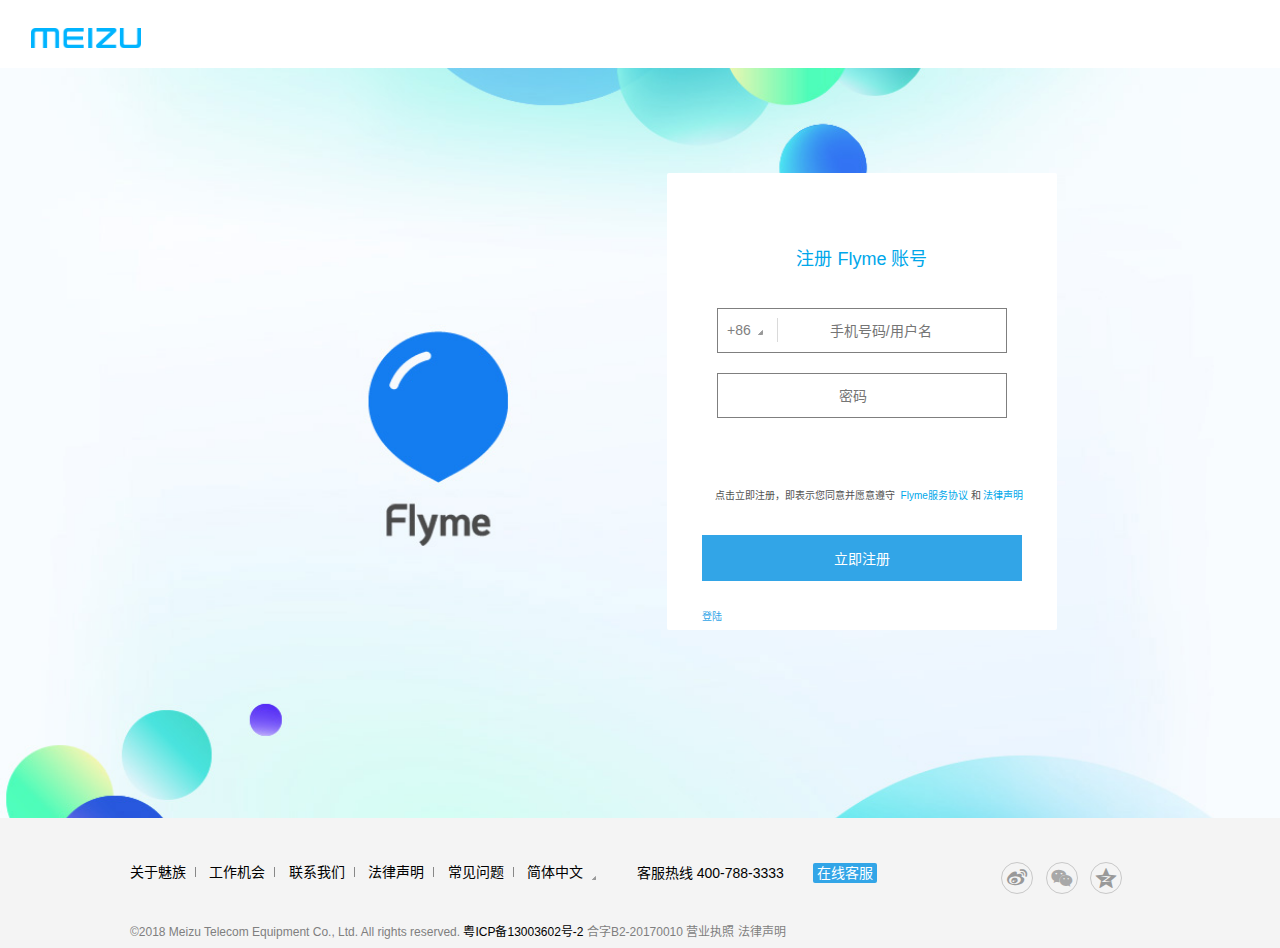
<file: reg.html>
<!DOCTYPE html>
<html lang="zh-CN">
<head>
    <meta charset="UTF-8">
    <meta name="viewport" content="width=device-width, initial-scale=1.0">
    <meta http-equiv="X-UA-Compatible" content="ie=edge">
    <title>魅族商城---注册</title>
    <link rel="stylesheet" type="text/css" href="font/iconfont.css" />
    <link rel="stylesheet" type="text/css" href="css/global.css" />
    <link rel="stylesheet" type="text/css" href="css/loading.css" />
    <link rel="stylesheet" type="text/css" href="css/postbirdAlertBox.css" />
    <link rel="stylesheet" type="text/css" href="css/reg.css" />
    <script src="js/jquery.min.js"></script>
</head>
<body>
    <div class="logo"><a href="index.html"></a></div>
    <div class="wrap">
     
        <form class="loginBox">
        <p class="tit">注册 Flyme 账号</p>
        <span id="login_msg"></span>
      <input type="text" placeholder="            手机号码/用户名" maxlength="20" id="phonenum" autocomplete="off" class="inputs"/>
      <input type="password" placeholder="                             密码" maxlength="20" id="password" autocomplete="off" class="inputs"/>
      <p id="areacode">+86</p>
                <ul class="phoneCode">
                  <div>常用</div>
                  <li data-code="+86">
                        <span class="country">中国</span>
                        <span class="phone-code">+86</span>
                  </li>
                  <li data-code="+886">
                        <span class="country">中国台湾</span>
                        <span class="phone-code">+886</span>
                  </li>
                  <li data-code="+852">
                        <span class="country">中国香港</span>
                        <span class="phone-code">+852</span>
                  </li>
                  <li data-code="+853">
                        <span class="country">中国澳门</span>
                        <span class="phone-code">+853</span>
                  </li>
                  <div>美国</div>
                  <li data-code="+212">
                        <span class="country">纽约</span>
                        <span class="phone-code">+212</span>
                  </li>
                  <li data-code="+213">
                        <span class="country">洛杉矶</span>
                        <span class="phone-code">+213</span>
                  </li>
                  <li data-code="+202">
                        <span class="country">华盛顿</span>
                        <span class="phone-code">+202</span>
                  </li>
                  <div>日本</div>
                  <li data-code="+81">
                        <span class="country">东京</span>
                        <span class="phone-code">+81</span>
                  </li>
                  <li data-code="+8111">
                        <span class="country">札幌</span>
                        <span class="phone-code">+8111</span>
                  </li>
                  <div>韩国</div>
                  <li data-code="+8264">
                        <span class="country">济州岛</span>
                        <span class="phone-code">+8264</span>
                  </li>
                  <div>泰国</div>
                  <li data-code="+6676">
                        <span class="country">普吉岛</span>
                        <span class="phone-code">+6676</span>
                  </li>
                  <div>马尔代夫</div>
                  <li data-code="+960">
                        <span class="country">马尔代夫</span>
                        <span class="phone-code">+960</span>
                  </li>
              </ul>    
        <div class="checklogin"></div>
        <p class="mustknow">点击立即注册，即表示您同意并愿意遵守 
                  <a href="javascript:void(0)">&nbsp;Flyme服务协议&nbsp;</a>和<a href="javascript:void(0)">&nbsp;法律声明&nbsp;</a>
                </p>
        <input type="button" value="立即注册" id="login"/>
        <a class="tologin" href="login.html">登陆</a>
        <div class="loading">
            <div id="loading-center">
                  <div id="loading-center-absolute">
                        <div class="object" id="object_one"></div>
                        <div class="object" id="object_two"></div>
                        <div class="object" id="object_three"></div>
                        <div class="object" id="object_four"></div>
                        <div class="object" id="object_five"></div>
                        <div class="object" id="object_six"></div>
                        <div class="object" id="object_seven"></div>
                        <div class="object" id="object_eight"></div>
                   </div>
              </div>
            </div>
        </form>
    </div>
<div class="foot">
      <div class="links">
            <a href="javascript:void(0)">关于魅族</a><span></span>
            <a href="javascript:void(0)">工作机会</a><span></span>
            <a href="javascript:void(0)">联系我们</a><span></span>
            <a href="javascript:void(0)">法律声明</a><span></span>
            <a href="javascript:void(0)">常见问题</a><span></span>
            <a id="lang" href="javascript:void(0)">简体中文&nbsp;&nbsp;&nbsp;&nbsp;
                  <ul class="lang" style="display:none;">
                        <li>简体中文</li>
                        <li>English</li>
                  </ul>
            </a>
      </div>
      <div class="contact">
            <span>客服热线  400-788-3333</span>
            <a href="javascript:void(0)">在线客服</a>
      </div>
      <div class="wx">
            <a href="javascript:void(0)">
                <i class="iconfont icon-weibo"></i>
            </a>
            <a href="javascript:void(0)">
                <i class="iconfont icon-wechat"></i>
            </a>
            <a href="javascript:void(0)">
                <i class="iconfont icon-062qqkongjian"></i>
            </a>
        </div>      
        <div  class="copyright-text">
            <span>©2018 Meizu Telecom Equipment Co., Ltd. All rights reserved.</span>
            <a href="http://www.miitbeian.gov.cn/" target="_blank">粤ICP备13003602号-2</a>
            <a href="http://store.res.meizu.com/layout/img/icp-abd57f3b39.png" target="_blank">合字B2-20170010</a>
            <a href="javascript:void(0)">营业执照</a>
            <a href="javascript:void(0)">法律声明</a>
      </div>
      
</div>
</body>
</html>
<script src="js/postbirdAlertBox.min.js"></script>
<script src="js/cookie.js"></script>
<script src="js/reg.js"></script>
</file>
<file: font/iconfont.css>
@font-face {font-family: "iconfont";
  src: url('iconfont.eot?t=1537152046176'); /* IE9*/
  src: url('iconfont.eot?t=1537152046176#iefix') format('embedded-opentype'), /* IE6-IE8 */
  url('[data-uri]') format('woff'),
  url('iconfont.ttf?t=1537152046176') format('truetype'), /* chrome, firefox, opera, Safari, Android, iOS 4.2+*/
  url('iconfont.svg?t=1537152046176#iconfont') format('svg'); /* iOS 4.1- */
}

.iconfont {
  font-family:"iconfont" !important;
  font-size:16px;
  font-style:normal;
  -webkit-font-smoothing: antialiased;
  -moz-osx-font-smoothing: grayscale;
}

.icon-M:before { content: "\e600"; }

.icon-tianmaoshunfengbaoyou:before { content: "\e601"; }

.icon-gift:before { content: "\e648"; }

.icon-qunfengqqkongjian:before { content: "\e6e4"; }

.icon-062qqkongjian:before { content: "\e63e"; }

.icon-jianzhu:before { content: "\e61d"; }

.icon-duibi:before { content: "\e674"; }

.icon-xiazai1:before { content: "\e602"; }

.icon-boxxiangzi:before { content: "\e730"; }

.icon-siglypharrowchange:before { content: "\e618"; }

.icon-weibo:before { content: "\e619"; }

.icon-weibo1:before { content: "\e60c"; }

.icon-user:before { content: "\e608"; }

.icon-shandian-shi:before { content: "\e65c"; }

.icon-wechat:before { content: "\e66a"; }

.icon-circlearrow:before { content: "\e603"; }

.icon-banshou_Line:before { content: "\e64e"; }

.icon-jiantoushang:before { content: "\e62c"; }

.icon-zhangdanchaxun:before { content: "\e61b"; }

.icon-zhongguo:before { content: "\e621"; }

.icon-apps:before { content: "\e888"; }

.icon-youjian:before { content: "\e7ed"; }

.icon-A:before { content: "\e60f"; }

.icon-fenlei:before { content: "\e65e"; }

.icon-weixin:before { content: "\e646"; }

.icon-shoucang:before { content: "\e613"; }
</file>
<file: css/global.css>
@charset "utf-8";
/*******globe***********/
body,div,p,ul,ol,li,dl,dt,dd,table,tr,td,th,form,h1,h2,h3,h4,h5,h6,input,textarea
,fieldset,figure{
	margin:0;
	padding:0;
}
/* html{font-size: 26.67vw;} */
body{
	font-family:"微软雅黑","Microsoft YaHei",Arial;
	background-color: #f4f4f4;
	/* overflow-x: hidden; */
}
img{
	border:0;
	outline:none;
}
a{
	text-decoration:none;
}
ul,ol{
	list-style:none;
}
input,button{
	outline:none;
}
</file>
<file: css/public.css>
﻿@charset "UTF-8";
/*close button*/
.topbanner{
    position: relative;
}
.add{
	width: 20px;
	height: 20px;
	border-radius: 50%;
	border:1px solid #bdbdbd;
    position: absolute;
    transform: rotateZ(45deg);
    right: 10px;
    top: 10px;
    cursor: pointer;
}
.add i{
	background: #bdbdbd;
	display: block;
}
.add i:first-of-type{
    width: 2px;
    height: 14px;
    position: absolute;
    left: 9px;
    top: 3px;
}
.add i:last-of-type{
    height: 2px;
    width: 14px;
    position: absolute;
    left: 3px;
    top: 9px;
}
/*nav*/
.nav {
    width: 100%;
    height: 81px;
    background-color: white;
}

.nav a:first-child {
    float: left;
}

.logo img {
    width: 125px;
    height: 23px;
    display: block;
    margin: 29px 158px 0px 12px;
}

links {
    float: left;
    height: 46px;
    width: 683px;
}

.links li {
    float: left;
    height: 46px;
    font-size: 18px;
    position: relative;
}

.links li:nth-last-child(1) a,
.links li:nth-last-child(2) a {
    padding: 0;
}

.links li a {
    height: 81px;
    line-height: 81px;
    font-size: 14px;
    padding: 0px 1em;
    color: #333;

}
.links li a:hover{
    color: #00c3f5;
}
.links input {
    display: block;
    width: 160px;
	height: 20px;
	border: 1px solid #d9d9d9;
	border-radius: 15px;
	margin-top:25px;
	padding: 5px; 
}
.search{
    position: relative;
    margin-left: 0.9em;
}
.icon-A{
    position: absolute;
    left: 155px;
    top: 30px;
    font-size: 22px;
    cursor: pointer;
}
.icon-user{
    font-size: 24px;
}
.icon-xiazai1{
    font-size: 34px;
}
.user,.cart{
    margin-left: 2em;
    position: relative;
}
.cart_num{
    width: 14px;
    height: 14px;
    line-height: 14px;
    text-align: center;
    border-radius: 50%;
    background-color: #F10000;
    display: block;
    color: white;
    position: absolute;
    font-size: 12px;
    left: 25px;
    top: 24px;

}
/*手机下二级菜单*/
.subMenu{
    background-color: white;
    position: absolute;
    top: 50px;
    left: -351px;
    height: 210px;
    z-index:11;
    display: none;
    /* border: 1px solid red; */
    box-sizing: border-box;
}
#subMenu_erji{
    left:-407px;/*56*/
}
#subMenu_erji li:first-of-type,
#subMenu_zhineng li:first-of-type{
    padding-left: 155px;
}
#subMenu_zhineng{
    left:-463px;
}
#subMenu_app{
    left:-825px;
    height: 340px;
}
#subMenu_app li{
    padding-left: 10px;

}
#subMenu_app img{
    width: auto;
    height: 300px;
}
.subMenu li{
    width: 140px;
    height: 177px;
    padding-left: 35px;
    float: left;
    text-align: center;

}
.subMenu li:not(:first-child){
    padding-left: 15px;

}
.links .subMenu a{
    color: #333;
    font-size: 12px;
    height: 177px;
    line-height: 16px;

}
.subMenu img{
    display: block;
    width: auto;
    height: 120px;
    margin-bottom: 5px;
    margin-top:30px; 
}
.subMenu p,.subMenu span{
    line-height: 16px;
    height: 16px;
    white-space: nowrap;
}
#subMenu_login{
    width: 96px;
    height: 110px;
    border: 1px solid #efefef;
    border-radius: 4px;
    /* overflow: hidden; */
    position: absolute;
    left: -32px;
    top: 65px;
    background-color: white;
    display: none;
    z-index: 19;
    cursor: pointer;
    padding:0;
    margin: 0;
}
#subMenu_login  a{
    font-size: 12px;
    color:#333;
    display: block;
    text-align: center;
    width: 100%;
    height: 26px;
    line-height: 26px;
    padding:0;
    margin: 0;
    clear: both;
}
#subMenu_login li{
    clear: both;
    width: 100%;
    font-size: 12px;
    color:#333;
    height: 26px;
    line-height: 26px;
    padding:0;
    margin: 0;
}
#subMenu_login a:hover{
    background-color:#f4f4f4;
    color:#32a5e7;
}
#subMenu_login i{
    display: block;
    width: 0;
    height: 0;
    border:7px solid transparent;
    border-bottom-color:rgb(219,208,167);
    position: absolute;
    left: 38px;
    top: -14px;
}
/*footer*/

.foot{
    background: white;
    width: 100%;
    overflow: hidden;
   
}
.foot_top{
    width: 100%;
    overflow: hidden;
    border-bottom:1px solid #efefef;
    border-top:1px solid #efefef;

}
.services li{
    float: left;
    margin-right: 70px;
    font-size: 10px;
    height: 38px;
    line-height: 38px;
    text-align: center;
}
.services li i{
    display: block;

}
.services .icon-tianmaoshunfengbaoyou,
.services .icon-shandian-shi,
.services .icon-boxxiangzi,
.services .icon-banshou_Line,
.services .icon-jianzhu{
    font-size: 40px;
    margin-top: 40px;
}
.services .icon-circlearrow{
    font-size: 46px;
    margin-top: 40px;

}
.services li a{
    color: #999999;
}
.services li a:hover{
    color: #00c3f5;
}
.services li:first-child{
    float: left;
    margin-left: 50px;
}
.contact{
    float: right;
    font-size: 10px;
    color: #999999;
    padding-top:36px;
    padding-bottom:18px;

}
.contact p:first-child{
    height: 20px;
    line-height: 20px;
    margin-right: 20px;
    text-indent: 20px;
}
.contact p:last-of-type{
    height: 40px;
    line-height: 40px;
    font-size:24px;
    color:#00c3f5;
}
.contact a{
    color: #fff;
    background: #00c3f5;
    display: block;
    width: 88px;
    height: 30px;
    border-radius: 15px;
    text-align: center;
    line-height: 30px;
    margin-left: 57px;
    transition: all .5s;
}
.contact a:hover{
    filter: brightness(1.2);
}
.foot_bot{
    width: 100%;
    background: #fff;
    overflow: hidden;
    padding: 30px 0;
}
.foot_bot a{
    color: #999;
    font-size: 12px;
}
.foot_bot_links {
    margin-bottom: 18px;
}
.foot_bot_links a{
    width: 100%;
    overflow: hidden; 
    border-right: 1px solid #d6d6d6;
    padding: 0 15px;

}
.foot_bot_links a:hover{
   color: #00c3f5;
}

.copyright-text{
    border: none;
    padding:0;
}
.copyright-text{
    text-indent: 15px;
    display: inline-block;
}
.wx{
    float: right;
    margin-right: 20px;
}
.wx i{
    margin-right: 20px;
    font-size: 24px;
}
.wx i:hover{
    color: #00c3f5;
}
/*slideBar*/
.slideBar{
    width: 50px;
    height: 156px;
    position: fixed;
    right:0 ;
    bottom: 100px;
    z-index:199;
    display: none;
}
.slideBar ul{
    position: relative;
    width: 50px;
    height: 156px;
}
.slideBar li{
    width: 50px;
    height: 50px;
    margin-bottom: 2px;
    background-color: #d8d8d8;
    line-height: 50px;
    transition: all .5s linear;
    text-align: center;
}
.slideBar li:hover{
    background-color: #a39a9a;
}
.slideBar a{
    color: white;
    font-size:12px;
}
.slideBar li:nth-of-type(2) a{
    font-size:18px;
    line-height: 50px;
    text-align: center;
}
.slideBar .slide_first{
    width: 130px;
    position: absolute;
    left: 0px;
    top:-52px;
    line-height: 50px;
    text-align: center;
    transition: all .5s linear;

}
.slide_first i{
    float: left;
    font-size: 40px;
}
.slide_first span{
    float: right;
    margin-right: 20px;
}
.slide_first b{
    width: 14px;
    height: 14px;
    line-height: 14px;
    text-align: center;
    border-radius: 50%;
    background-color: #F10000;
    display: block;
    color: white;
    position: absolute;
    font-size: 12px;
    left: 31px;
    top: 8px;
    /* 移出后位置
    left: 112px;
    top: 20px;
    */
}
.slide_first:hover{
    left: -80px;  
}
.slide_first:hover b{
    left: 112px;
    top: 20px;
}
.slide_second img{
    width: 145px;
    height: 145px;
    margin: 3px;
    display: block;
}
.slide_second p{
    font-size:14px;
    text-align: center;
    position: absolute;
    right:50px;
    top: 30px;
    background-color: #a39a9a;
    display: none;
}
#slide_last i{
    font-size:36px;
}
</file>
<file: css/postbirdAlertBox.css>
/* * {
    margin: 0;
    padding: 0;
    box-sizing: border-box
} */

.postbird-box-container {
    width: 100%;
    height: 100%;
    overflow: hidden;
    position: fixed;
    top: 0;
    left: 0;
    z-index: 9999;
    background-color: rgba(0, 0, 0, .2);
    display: block;
    -webkit-user-select: none;
    -moz-user-select: none;
    -ms-user-select: none;
    user-select: none
}

.postbird-box-container.active {
    display: block
}

.postbird-box-content {
    width: 280px;
    max-width: 90%;
    min-height: 150px;
    background-color: #fff;
    border: solid 1px #dfdfdf;
    position: absolute;
    top: 50%;
    left: 50%;
    transform: translate(-50%, -50%);
}

.postbird-box-header {
    width: 100%;
    padding: 10px 15px;
    position: relative;
    font-size: 1em;
    letter-spacing: 2px;
    box-sizing: border-box;
    text-align: center;
}

.postbird-box-close-btn {
    cursor: pointer;
    font-weight: 700;
    color: #000;
    float: right;
    opacity: .5;
    font-size: 1.3em;
    margin-top: -3px;
    display: none;
}

.postbird-box-close-btn:hover {
    opacity: 1
}

.postbird-box-text {
    width: 80%;
    padding: 0 10%;
    text-align: center;
    line-height: 40px;
    font-size: 16px;
    letter-spacing: 1px;
    color: #32a5e7;
}

.postbird-box-footer {
    width: 100%;
    position: absolute;
    bottom: 0;
    padding: 0;
    margin: 0;
    display: flex;
    display: -webkit-flex;
    justify-content: space-around;
    border-top: solid 1px #dfdfdf;
    align-items: flex-end
}

.postbird-box-footer .btn-footer {
    line-height: 44px;
    border: 0;
    cursor: pointer;
    background-color: #fff;
    color: #0e90d2;
    font-size: 1.1em;
    letter-spacing: 2px;
    transition: background-color .5s;
    -webkit-transition: background-color .5s;
    -o-transition: background-color .5s;
    -moz-transition: background-color .5s;
    outline: 0
}

.postbird-box-footer .btn-footer:hover {
    background-color: #e5e5e5
}

.postbird-box-footer .btn-block-footer {
    width: 100%
}

.postbird-box-footer .btn-left-footer,
.postbird-box-footer .btn-right-footer {
    position: relative;
    width: 100%
}

.postbird-box-footer .btn-left-footer::after {
    content: "";
    position: absolute;
    right: 0;
    top: 0;
    background-color: #e5e5e5;
    height: 100%;
    width: 1px
}

.postbird-box-footer .btn-footer-cancel {
    color: #333
}

.postbird-prompt-input {
    width: 100%;
    font-size: 16px;
    border: 1px solid #ccc;
    outline: 0;
    padding: 5px 10px;
    box-sizing: border-box

}
</file>
<file: css/index.css>
﻿@charset "UTF-8";
.topbanner {
    width: 100%;
    height: 120px;
    background: url(../img/topbanner.jpg) no-repeat center top;
    background-size: cover;
    position: relative;
}

/*轮播图*/
#gellay{
    width: 100%;
    height: 480px;
    position: relative;
    /* background: salmon; */
    /* display: none; */
}
.swiper-container{
    width: 100%;
    height: 480px;
}
.swiper-slide{
    background-size:100% 100%;
    background-repeat: no-repeat;
}
.swiper-button-prev{
    position: absolute;
    left: 256px;
}
.swiper-button-next,.swiper-button-prev{
    height: 60px;
    width: 30px;
}
.lunbo_next:hover ,.lunbo_prev:hover {
    background-color: rgba(0,0,0,0.4);
}
/*轮播图上方侧边菜单*/
.list_nav{
    width: 245px;
    height: 465px; 
    position: absolute; 
    left: 12px;
    top:-1px;
    background: rgba(255, 255, 255, 0.4);
    z-index:10;
    padding-top:14px;
    border-top:1px solid #efefef;
    border-bottom:1px solid #efefef;
}
.list_nav li{
    text-align: center;
    height: 56px;
    line-height: 56px;
    transition: all .5s linear;
    cursor: pointer;
    /* position: relative; */
}
.list_nav li:hover{
    background: rgba(255, 255, 255, 0.9);
}
.list_nav a{
    color: #333;
    font-size: 12px;
}
.list_nav li:hover .leftSub{
    display: block;
}
.leftSub:hover{
    background: #fff; 
}
.leftSub{
    height: 466px;
    padding-top: 14px;
    padding-left: 30px;
    padding-right: 40px;
    position: absolute;
    left: 245px;
    top: 0px;
    background-color: white;
    display: none;
}
.list_nav .leftSub a:hover{
    color:#00c3f5 ;
}
.leftSub_tit{
    float: left;
    height: 40px;
    line-height: 40px;
    width: 320px;
    border-bottom:1px solid #f5f5f5;
    text-align: left;
    display: block;
    margin-bottom: 20px;
}
.leftSub_tit span{
    float: right;
}
.leftSub img{
    width: 40px;
    height: 40px;
    display: inline-block;
}
leftSub_top{
    width: 100%;
    overflow: hidden;
}
.leftSub ul{
    width: 100%;
    display: block;
}
.leftSub li{
    float: left;
    height: 40px; 
    line-height:40px;
    margin-bottom: 20px;
}
.leftSub li:nth-of-type(odd){
    margin-right:100px; 
}

.leftSub li a{
    float: right;
    height: 40px; 
    line-height:40px;
    text-indent: 12px;
}
/*轮播图结束*/
.sec1{
    width: 100%;
    padding: 10px 12px;
    /* background: palegreen; */
    margin-bottom: 30px;
    box-sizing: border-box;
    overflow: hidden;
    font-size:20px;
}
.sec_menu{
    height: 156px;
    width: 239px; 
    float: left;
    margin-right: 0.7em;
}
.sec_menu div{
    width: 50%;
    height: 50%;
    float: left;
    cursor: pointer;
}
.sec_menu div:hover{
    color:#00c3f5;
}
.sec_menu i{
    display: block;
    text-align: center;
}
.sec_menu p{
    font-size: 12px;
    text-align: center;
}
.icon-M,.icon-circlearrow,
.icon-siglypharrowchange,
.icon-zhangdanchaxun{
    font-size: 44px;
}
/**/
.sec1 a{
    height: 156px;
    width: 239px;
    margin-right: 10px;
    float: left;
}
.sec1 img{
    height: 157px;
    width: 239px; 
}
.sec1 a:last-child{
    margin-right: 0;
}
.sec2{
    width: 100%;  
    overflow: hidden;
}
.sec2_tit{
    padding-left: 13px;
    font-size: 24px;
    line-height: 32px;
    height: 32px;
    color: #333;
    font-weight: 100;
    white-space: nowrap;
}
.sec2 h3{
    position: relative;
}
.gellay2{
    width: 100%;
    height: 340px;
    padding: 8px 12px;
    position: relative;
}
.arrows{
    position: absolute;
    left: 1201px;
    top:25px;
    width: 60px;
    height: 24px;
}

.arrows .swiper-button-next,
.arrows .swiper-button-prev{
    width: 22px;
    height: 22px;
    background-size: 22px 22px;
    color: #333;
    outline: none;
}
.arrows .swiper-button-prev{
    position: absolute;
    top:0;
    left:8px;
}
.arrows .swiper-button-next{
    position: absolute;
    top:0;
    right:0;
}
/* .ga2_con{
    width: 100%;
    height: 340px;
}   */
.ga2_list {
    width: 239px;
    height: 340px;
    background: white;
    float: left;
    /* margin-right: 10px; */
    transition: all 0.6s;
}
.ga2_list:hover{
    box-shadow: 0 15px 30px rgba(0,0,0,.1);
    transform: translateX(-4px) translateY(-4px);
}
.ga2_list img{
    width: 200px;
    height: 200px;
    display: block;
    margin:22px auto 0; 
}
.ga2_list h4{
    width:70px;
    height: 30px;
    margin:20px auto 0; 
    font-size: 14px;
    color: #333;
    line-height: 30px;
    font-weight: 100;
    white-space: nowrap;

}
.ga2_list  p{
    width:32px;
    height: 17px;
    /* margin:0 auto;  */
    margin-left: 99px;
    font-size: 10px;
    color: #e02b41;
    line-height:17px;
    border: 1px solid #e02b41;
    text-align: center;
    border-radius: 3px;
    float: left;
}
.ga2_list  h4:last-child{
    /* margin:0 auto;  */
    color: #e02b41;
}
.banner2{
    width: 100%;
    height: 170px;
    padding: 10px 11px;
    box-sizing: border-box;
    overflow: hidden;
}

.banner2 a{
    display: block;
    width: 100%;
    height: 155px;
    background: url(../img/banner2.jpg) no-repeat left center;
    background-size:100%;
}
.sec3{
    width: 100%;
    overflow: hidden;
}
.sec3_con{
    width: 100%;
    padding: 18px 12px 0;
    overflow: hidden;
}
.sec3 h3{
    float: left;
    width: 48px;
}
.sec3_tit2{
    width: 48px;
    height: 18px;
    border-bottom: 2px solid #666666;
    font-size: 12px;
    line-height: 15px;
    color: #666666;
    float: left;
    margin-left:30px;
    padding-top:10px;
}
.more{
    float: right;
    color: #999;
    font-size: 12px;
    padding-top: 8px;
    margin-right: 10px;
}
.sec3_con .sec3_con_tit3{
    margin: 0;
    margin-left: 49px;
    float: left;
}
.sec3_con_tit3~span{
    color: #333;
    font-size: 10px;
    float: left;
}
.sec3_con a{
    margin-bottom: 10px;
    margin-right: 10px;

}
.sec3_con a:first-child{
    display: block;
    float: left; 
}
.first img{
    display: block;
    width: 239px;
    height: 340px;
}
.banner3 a{
    background: url(../img/banner3.jpg) no-repeat left center;
    background-size:100%;
}
.banner4 a{
    background: url(../img/banner4.jpg) no-repeat left center;
    background-size:100%;
}
.sec5{
    margin-bottom: 44px;
}
.sec5 .sec2_tit{
    margin-right: 49px;
}

.sec5_hover{
    border-bottom: 2px solid #666666;
}
.sec5 .title{
    overflow: hidden;
    float: left;
}
.title-list{
    cursor: pointer;
    /* width: 48px; */
    height: 18px;
    /* border-bottom: 2px solid #666666; */
    font-size: 12px;
    line-height: 15px;
    color: #666666;
    float: left;
    margin-left: 40px;
    padding-top: 10px;
    position: relative;
}
.title-list li{
    float: left;
    margin-right: 30px;
}
.title-list li:last-of-type{
    padding-right: 3px;
}

.product-wrap{
    width: 100%;
    overflow: hidden;
}
.product {
    width: 100%;
    overflow: hidden;
    padding: 18px 12px 0;
}
.product li{
    width: 239px;
    height: 340px;
    float: left;
    margin-right: 10px;
}
.title-list p{
    width: 80px;
    height: 11px;
    position: absolute;
    background-color: #f60;
    /* overflow: hidden; */
    left: 0;
    top:28px;
}
</file>
<file: css/loading.css>
/*loading 动画*/
.loading{
    background-color:rgba(0, 0, 0, 0.3);
    height: 100%;
    width: 100%;
    position: absolute;
    z-index: 9999;
    left: 0;
    top:0;
    display: none;
}
#loading-center{
    width: 100%;
    height: 100%;
    position: relative;
}
#loading-center-absolute {
    position: absolute;
    left: 50%;
    top: 50%;
    height: 150px;
    width: 150px;
    margin-top: -75px;
    margin-left: -75px;
    -moz-border-radius: 50% 50% 50% 50%;
    -webkit-border-radius: 50% 50% 50% 50%;
    border-radius: 50% 50% 50% 50%;

}
.object{
    width: 20px;
    height: 20px;
    background-color: #FFF;
    position: absolute;
    -moz-border-radius: 50% 50% 50% 50%;
    -webkit-border-radius: 50% 50% 50% 50%;
    border-radius: 50% 50% 50% 50%;
    -webkit-animation: animate 0.8s infinite;
    animation: animate 0.8s infinite;
    }

#object_one {
    top: 19px;
    left: 19px;	

    }
#object_two {
    top: 0px;
    left: 65px; 
    -webkit-animation-delay: 0.1s; 
    animation-delay: 0.1s;

    }
#object_three {
    top: 19px;
    left: 111px; 	
    -webkit-animation-delay: 0.2s; 
    animation-delay: 0.2s; 

    }
#object_four {
    top: 65px;
    left: 130px; 
    -webkit-animation-delay: 0.3s; 
    animation-delay: 0.3s; 
}
#object_five {
    top: 111px;
    left: 111px; 
    -webkit-animation-delay: 0.4s; 
    animation-delay: 0.4s; 
}
#object_six {
    top: 130px;
    left: 65px;
    -webkit-animation-delay: 0.5s; 
    animation-delay: 0.5s; 
}
#object_seven {
    top: 111px;
    left: 19px;
    -webkit-animation-delay: 0.6s; 
    animation-delay: 0.6s; 
}
#object_eight {
    top: 65px;
    left: 0px;
     -webkit-animation-delay: 0.7s; 
    animation-delay: 0.7s; 
}
@-webkit-keyframes animate {
 
  25% {
    -ms-transform: scale(1.5); 
       -webkit-transform: scale(1.5);   
    transform: scale(1.5);  
      }
  75% {
    -ms-transform: scale(0); 
       -webkit-transform: scale(0);  
    transform: scale(0);  
      }
}

@keyframes animate {
  50% {
    -ms-transform: scale(1.5,1.5); 
       -webkit-transform: scale(1.5,1.5); 
    transform: scale(1.5,1.5); 
      }
 
  100% {
    -ms-transform: scale(1,1); 
       -webkit-transform: scale(1,1); 
    transform: scale(1,1); 
      }
  
}
</file>
<file: css/cart.css>
﻿@charset "UTF-8";
body{
    position: relative;
}
.header{
    height: 80px;
    background: white;
    overflow: hidden;
    border-bottom: 1px solid #efefef;
    margin-bottom: 10px;
}
.logo img{
    width: 125px;
    margin: 28px 55px 0px 20px;
}
.logo{
    float: left;
 
}
.guid{
    float: left;
    font-size: 12px;
    height: 80px;
    line-height: 80px;
    color: #999;
}
.guid span{
    padding: 0 11px;
}
.guid span:first-of-type{
    color: #333;
}
.menu{
    float: right;
}
.menu a{
    font-size: 12px;
    line-height: 80px;
    display: inline-block;
    height: 80px;
    padding-right: 30px;
    color: #666;
}
.menu a:nth-of-type(2){
    margin: 0 20px;
}
.menu a:hover{
    color:#00c3f5;
}
.wrap{
    width: 100%;
    padding: 0 20px;
    box-sizing: border-box;
    /* height: 200px; */
    /* background: salmon; */
    overflow: hidden;
    margin-bottom: 10px;
    border-bottom: 1px solid #efefef;
}
.cart_tit{
    width: 100%;
    height: 49px;
    border-bottom: 1px solid #efefef;
    background: white;
    padding-left:22px;
    box-sizing: border-box;
}
.cart_tit p{
    float: left;
    font-size: 12px;
    line-height:49px; 
    color:#adbfdc;
}
.checkboxs{
    float: left;
    width: 16px;
    height: 16px;
    margin-top: 17px;
    margin-right: 4px;
}
.cart_tit p:first-of-type{
    width: 567px;
}
.cart_tit p:nth-of-type(2){
    width: 210px;
}
.cart_tit p:nth-of-type(3){
    width: 162px;
}
.cart_tit p:nth-of-type(4){
    width: 178px;
}

.cart_tit .editCart{
    cursor: pointer;
    color: #00c3f5;
}
.first_line{
    height: 50px;
    border-bottom: 1px solid #efefef;
    padding-left:23px;
    box-sizing: border-box;
}
.first_line p{
    float: left;
    font-size: 12px;
    line-height:49px; 
    color: #8c8c8c;
}
.first_line p:first-of-type{
    width: 56px;
    color: #666;
}
/*购物车无商品或未登陆时*/
.nogood{
    height: 300px;
    background: white;
    margin-bottom: 10px; 
    border: 1px solid #efefef;
    position: relative; 
}
.nogood_con{
    position: absolute;
    left: 50%;
    top: 50%;
    transform: translate(-50%,-50%);
}
.nogood_con a{
    display: block;
    width: 56px;
    height: 34px;
    line-height: 34px;
    padding: 0 36px;
    color: white;
    background-color: #32a5e7;
    text-align: center;
    border-radius: 5px;
    font-size: 14px;
    transition: all .6s;
}
.nogood_con a:hover{
    filter: brightness(1.2);
}
.nogood_left{
    width: 102px;
    height: 133px;
    background-image: url(../img/cry.png);
    background-size: cover;
    float: left;
    margin-right: 30px;
}
.nogood_right{
    float: left;
    color: #666;
}
.nogood_right h3{
    font-size: 18px;
    margin-bottom: 15px;
}
.nogood_right p{
    font-size: 14px;
    margin-bottom: 22px;
}
/*购物车商品*/
.goods{
    background: white;
    margin-bottom: 10px;
    display: none;
}
.buyBytheway{
    overflow: hidden;
    padding-top: 18px;
    padding-left: 24px;
}
.jiajiagou{
    width: 60px;
    height: 18px;
    border: 1px solid #e02b41;
    line-height: 18px;
    text-align: center;
    font-size: 12px;
    color: #e02b41;
    border-radius: 1px;
    float: left;
    margin-right: 10px;
}
.jiajiagou~p{
    float: left;
    color: #595959;
    font-size: 12px;
    line-height: 20px;
    height: 20px;
}
.buyBytheway a{
    float: left;
    font-size: 12px;
    line-height: 20px;
    height: 20px;
    display: block;
    color: #00c3f5;
    padding-left: 10px;
}
.goods{
    padding-left: 23px;
    overflow: hidden;
}
.good_info{
    overflow: hidden;
    padding: 35px 0;
    height: 90px;
    border-bottom:1px solid #efefef;
    position: relative;
}
.good_info .checkboxs{
    margin-top: 40px;
    margin-right: 20px;
}
.good_info img{
    display: block;
    float: left;
    width: 100px;
    height: 100px;
    margin-right: 15px;
}
.good_intro{
    padding-top: 17px;
    font-size: 14px;
    height: 47px;
    float: left;
    width: 420px;
}
.good_intro h4{
    line-height: 24px;
    height: 24px;
}
.good_intro p{
    line-height: 24px;
    height: 24px;
    color: #8c8c8c;
}
.good_price{
    float: left;
    font-size: 14px;
    padding-top: 40px;
    line-height: 14px;
    height: 14px;
    color: #666;
    margin-right: 105px;
    width: 88px;
}
.good_num{
    float: left;
    height: 100%;
    padding-top: 32px;
    margin-right: 105px;
}
.btn{
    width: 24px;
    height: 24px;
    text-align: center;
    line-height: 24px;
    display: block;
    border: 1px solid #efefef;
    background: white;
    float: left;
    font-size: 16px;
    font-weight: 100;
}
.good_num .num{
    border: none;
    border-top: 1px solid #efefef;
    border-bottom: 1px solid #efefef;
    float: left;
    width: 15px;
    height: 22px;
    padding: 0 10px;
    text-align: center;
}
.good_sum{
    float: left;
    padding-top: 35px;
    font-size: 14px;
    color: #8c8c8c;
}
/*购物车的合计行*/
.cart_footer{
    width: 100%;
    height: 70px;
    background: white;
    padding-left: 23px;
    box-sizing: border-box;
    position: relative;
}
.cart_footer .checkboxs{
    margin-top: 30px;
    margin-right: 9px;
}
.cart_footer span{
    height: 70px;
    line-height: 70px;
    font-size: 14px;
    color: #8c8c8c;
}
.qx{
    color: #333;
}
#removeselect{    
    margin: 0 24px 0 12px;
    cursor: pointer;
}
.heji span,.xz span{
    padding: 0 5px; 
}
#selectcount{
    color: #00c3f5;
}
.xz{
    margin-right: 449px;
}
.hjjr{
    color: #595959;
    font-size: 16px;
    margin-right: 28px;
}
.hjjr span{
    font-size: 20px;
    color: #e02b41;
    font-weight: 600;
}
.checkout{
  background-color:   #f66567;
  width: 98px;
  height: 34px;
  border: none;
  border-radius: 1px;
  display: inline-block;
  color: white;
  font-size: 12px;
  padding: 0 20px;
  position: absolute;
  right: 30px;
  top:18px;
}
.add{
	width: 20px;
	height: 20px;
	border-radius: 50%;
	border:1px solid #bdbdbd;
    position: absolute;
    transform: rotateZ(45deg);
    right: 44px;
    top: 65px;
    cursor: pointer;
}
.add:hover{
    border-color: #00c3f5;
}
.add:hover i{
    background-color: #00c3f5;
}
</file>
<file: css/list.css>
@charset "UTF-8";
body {
  background-color: #f4f4f4; }

.head {
  width: 100%;
  height: 40px;
  background-color: #f6f8fb;
  border-top: 1px solid #efefef;
  border-bottom: 1px solid #efefef;
  font-size: 14px;
  line-height: 40px;
  padding-left: 13px;
  box-sizing: border-box;
  color: #999; }
  .head a {
    color: #333; }
  .head a:last-child {
    color: #999; }

.selector {
  width: 98%;
  height: 170px;
  background: #FFF;
  padding: 15px 10px;
  box-sizing: border-box;
  margin: 0 auto;
  margin-bottom: 10px; }
  .selector .aHover {
    color: #00c3f5; }

.selector_item {
  height: 46px;
  line-height: 46px;
  color: #333; }
  .selector_item a {
    font-size: 14px;
    text-overflow: ellipsis;
    white-space: nowrap;
    color: #333;
    padding: 0 25px; }
  .selector_item a:hover {
    transition: all .6s;
    color: #00c3f5; }
  .selector_item span {
    font-size: 14px;
    display: inline-block;
    padding-left: 10px;
    width: 75px;
    margin-right: 10px;
    user-select: none; }

.filter {
  width: 100%;
  font-size: 14px;
  padding: 22.5px 13px;
  overflow: hidden;
  box-sizing: border-box;
  /*a标签hover效果*/ }
  .filter .aHover {
    color: #00c3f5; }

.filter_l {
  float: left; }
  .filter_l a {
    font-size: 14px;
    color: #666;
    width: 50px;
    height: 20px;
    display: inline-block;
    margin-right: 20px; }
  .filter_l a:hover {
    transition: all .6s;
    color: #00c3f5; }
  .filter_l .up {
    width: 43px;
    background: url(../img/arrow.gif) no-repeat right center;
    background-position-y: 6px; }
  .filter_l .down {
    width: 43px;
    background: url(../img/arrow.gif) no-repeat right center;
    background-position-y: -9px; }

.filter_r {
  float: right;
  cursor: pointer;
  color: #666; }
  .filter_r i {
    float: left;
    width: 12px;
    height: 12px;
    background-color: #fff;
    border: 1px solid #ccc;
    margin-top: 2px;
    margin-right: 6px; }
  .filter_r p {
    float: left;
    font-size: 12px; }

/*仿checkbox选中效果*/
.isChecked {
  background: url(../img/checkbox.gif) no-repeat left center; }

.content {
  width: 100%;
  overflow: hidden;
  box-sizing: border-box;
  padding: 0 8px;
  box-sizing: border-box;
  margin-bottom: 30px; }

.phone_detail {
  padding: 20px 30px 0;
  box-sizing: border-box;
  width: 300px;
  height: 390px;
  background-color: white;
  float: left;
  transition: all 0.4s;
  margin-bottom: 10px;
  margin-right: 10px;
  position: relative;
  cursor: pointer; }
  .phone_detail img:first-child {
    width: 200px;
    display: block;
    margin: 0 auto; }

.phone_detail:hover {
  box-shadow: 0 15px 30px rgba(0, 0, 0, 0.2); }

.phone_detail:hover .compare {
  opacity: 1; }

.phoneImgs {
  width: 100%;
  height: 42px;
  display: -webkit-flex;
  justify-content: center;
  margin: 13px 0 15px; }
  .phoneImgs img {
    width: 40px;
    height: 40px;
    border: 1px solid #efefef;
    float: left; }
  .phoneImgs img:first-child {
    width: 40px;
    margin-left: 5px; }
  .phoneImgs img:nth-child(odd) {
    margin-right: 8px; }

/*图片点中时增加边框*/
.phoneImgs_border {
  border-color: #bdbdbd; }

.phone_link {
  color: #333;
  text-align: center;
  display: block;
  width: 100%; }
  .phone_link h2 {
    font-size: 14px;
    line-height: 14px;
    height: 14px;
    margin-bottom: 15px;
    font-weight: 100; }
  .phone_link h3 {
    font-size: 12px;
    line-height: 12px;
    height: 12px;
    color: #e02b41;
    margin-bottom: 18px;
    font-weight: 100; }

.pr-price {
  font-size: 18px; }

.pr-price + span {
  font-size: 12px; }

.phone_price {
  color: #e02b41;
  margin-left: -2px; }

.compare {
  width: 50px;
  font-size: 14px;
  height: 21px;
  line-height: 21px;
  background: url(../img/compare.gif) no-repeat left center;
  background-size: 20px 20px;
  text-indent: 21px;
  position: absolute;
  left: 24px;
  top: 22px;
  opacity: 0;
  transition: all .3s;
  color: #666; }
</file>
<file: css/login.css>
﻿
/* body{
    overflow-x: hidden;
} */
@charset "UTF-8";
.logo {
    /* width:100%; */
    height: 40px;
    background-color: white;
    padding-top: 28px;
    padding-left:31px;
    overflow: hidden;
}
/*当前屏幕宽度1263*/
.logo a{
    display: block;
    background-image: url(../img/logo.png);
    height: 20px;
    width: 110px;
    background-size: cover;
    /* margin: 28px 31.5px; */
    overflow: hidden;
}
.wrap{
    width: 100%;
    height: 750px;
    background-image: url(../img/login_banner.jpg);
    background-size: cover;
    position: relative;
}
#ysj{
    width: 35px;
    height: 35px;
    position:absolute;
    right:10px;
    top:10px;
    cursor: pointer;
    z-index: 9;
}
.loginBox{
    background-color: white;
    width:320px;
    height:443px;
    position:absolute;
    right:223px;
    top:105px;
    padding: 35px 35px 10px;
    border-radius: 2px;
}
.tit{
    width: 100%;
    padding-top: 35px;
    text-align: center;
    margin-bottom: 70px;
}
.tit a{
    color: #7f7f7f;
    font-size: 18px; 
}
.tit .titblue{
    color: #32A5E7;
}

.register-line{
    color: #B3ABAB;
    display: inline-block;
    border: 2px solid #B3ABAB;
    border-left: 1px;
    height: 10px;
    line-height: 20px;
    margin-right: 32px;
    margin-left: 32px;
}
#login_msg{
    width: 290px;
    height: 20px;
    position: absolute;
    background-color: #90EE90;
    border-radius: 8px;
    left: 49px;
    top: 136px;
    text-align: center;
    font-size: 14px;
    line-height: 20px;
    color: whitesmoke;
    display: none;
}
/*扫码登录*/
.qrlogin{
    width: 100%;
    height: 443px;;
    position: absolute;
    left: 0;
    top:0;
    z-index: 3;
    background-color: white;
    padding-top: 42px;
    text-align: center;
    overflow: hidden;
    display: none;
}
.qrlogin p{
    font-size: 18px;
    height: 18px;
    line-height: 18px;
    margin-bottom: 22px;
    margin-top:22px;
    color: #333;
}
.qrlogin p:last-of-type{
    font-size: 16px;
    height: 16px;
    line-height: 16px;
}
/*用户名登录*/
.loginByName{
    width: 100%;
    height: 233px;
    /* padding-top: 70px; */
    overflow: hidden;
}
/* #username,#password{ */
.inputs{
    display: block;
    width: 272px;
    height: 27px;
    padding: 8px;
    font-size:14px;
    margin: 0 auto;
    margin-bottom: 20px;
    border: 1px solid #7f7f7f;
}
#phonenum{
    width: 215px;
    padding-left:65px; 
}
/* #username:focus,#password:focus{ */
.inputs:focus{ 
    border-color:#32A5E7 ;
}
.checklogin{
    width: 290px;
    margin: 0 auto;
    height: 30px;
    opacity: 1;
    /* border:1px solid red; */
}
.rember{
    width:120px;
    height: 20px;
    margin: 0 auto;
    margin-top:23px;
    margin-bottom:33px;
    display: inline-block;
    padding-left: 15px;
}
.rember input{
    float: left;
    width: 16px;
    height: 16px;
    /* border: none; */
    border: 1px solid #dadada;
}
.rember span{
    padding-left: 5px;
    line-height: 15px;
    float: left;
    font-size: 14px;
    color: #7f7f7f;
}
#login{
    width: 100%;
    height: 46px;
    /* display: block; */
    background-color: #32a5e7;
    border: none;
    cursor: pointer;
    color: white;
    font-size: 14px;
}
#login:hover{
    filter: brightness(1.2);
}
.login_link{
    width: 100%;
    margin-top: 14px;
}
.login_link a:first-child{
    float: left;
}
.login_link a:last-child{
    float: right;
}
.login_link a{
    color: #32a5e7;
    font-size: 12px;
    height: 12px;
    line-height: 12px;
}
/*验证码登录*/
.loginBySMS{
    width: 100%;
    height: 130px;
    /* overflow: hidden; */
    position: absolute;
    left: 340px;
    top: 163px;
    z-index: 100;
    /* background: sandybrown; */
    display: none;
    padding-top:1px;

}
/* #phonenum,#smstext{
    display: block;
    width: 278px;
    height: 33px;
    padding: 5px;
    font-size:18px;
    margin: 0 auto;
    margin-bottom: 20px;
    border: 1px solid #7f7f7f;
}
#phonenum:focus,#smstext:focus{
    border-color:#32A5E7 ;
} */
.loginBySMS a{
    display: block;
    height: 22px;
    line-height: 22px;
    width: 102px;
    font-size: 14px;
    color: #7f7f7f;
    position: absolute;
    left: 216px;
    top: 78px;
    padding-left: 16px;
    border-left:1px solid #dadada;
}
.loginBySMS p{
    height: 24px;
    width: 50px; 
    font-size: 14px;
    color: #7f7f7f;
    position: absolute;
    left: 50px;
    top: 11px;
    padding-left: 10px;
    border-right:1px solid #dadada;
    cursor: pointer;
    line-height: 24px;
    background: url(../img/jiao.gif) no-repeat;
    background-position: 45px 12px;
}
.phoneCode{
    width: 292px;
    height: 240px;
    overflow-x: hidden;
    overflow-y: scroll;
    position: absolute;
    background-color:white; 
    left: 50px;
    top: 50px;
    z-index: 101;
    font-size: 14px;
    display: none;
}
.phoneCode div{
    width: 100%;
    height: 30px;
    line-height: 30px;
    font-size: 16px;
    background-color:#f2f2f2; 
}
.phoneCode li{
    width: 100%;
    height: 24px;
    cursor: pointer;
    line-height: 24px;
}
.country{
    float: left;
}
.phone-code{
    float: right;
}
#outer{
    width: 288px;
}

/*foot*/
.foot{
    width: calc(100%-260px);
    height: 53px;
    padding: 45px 130px 32px;
}
.links{
    float: left;
    position: relative;

}
.links a{
    font-size:14px;
    height: 14px;
    line-height: 14px;
    color: #000;
}
.links a:last-of-type{
    background: url(../img/jiao.gif) no-repeat;
    background-position: 64px 12px;
}
.links a:hover{
    color: #32a5e7;
}
.links span{
    font-size: 10px;
    line-height: 10px;
    margin: 0 9px;
    background-color: #888;
    display: inline-block;
    height: 10px;
    width: 1px;
}
.lang{
    width: 79px;
    height: 82px;
    position: absolute;
    left: 388px;
    top: -79px;
    overflow: hidden;
    border: 1px solid #e1e4e8;
    cursor: pointer;
    background-color: white;
}
.lang li{
    width: 100%;
    height: 40px;
    font-size:12px;
    line-height: 40px;
    color: #000;
    text-align: center;
}
.lang li:first-of-type{
    color: #32a5e7;
}
.lang li:last-of-type{
    border-top: 1px solid #e1e4e8;
}
.contact{
    float: left;
    margin-left: 38px;
}
.contact a,.contact span{
    font-size:14px;
    height: 14px;
    line-height: 14px; 
}
.contact a{
    display: inline-block;
    height: 20px;
    width: 64px;
    color: white;
    background-color: #32a5e7;
    line-height: 20px;
    text-align: center;
    margin-left: 25px;
    border-radius: 2px;
}
.contact a:hover{
    filter: brightness(1.2);
}
.wx{
    margin-left: 124px;
    float: left;
    margin-top: -1px;
} 
.wx a{
    color: #999;
}
.icon-weibo,.icon-wechat,.icon-062qqkongjian{
    font-size: 24px;
    display: inline-block;
    width: 30px;
    height: 30px;
    border-radius: 50%;
    text-align: center;
    line-height: 30px;
    border:1px solid #c8c8c8;
    margin-right: 8px;
    color: #999;
}
.icon-062qqkongjian{
    margin-right: 0px;   

}
.icon-wechat{
    color: #a8a8a8;
}
.icon-weibo:hover{
    color: salmon;
    border-color: salmon;
}
.icon-wechat:hover{
    color: #90EE90;
    border-color: #90EE90;
}
.icon-062qqkongjian:hover{
    color:#ffc100;
    border-color: #ffc100;
}
.copyright-text{
    margin-top: 32px;
    float: left;
    font-size:12px;
    line-height: 12px;
    color: #7f7f7f;
}
.copyright-text a{
    color: #7f7f7f;   
}
.copyright-text a:first-of-type{
    color: black;   
}
</file>
<file: css/mobile.css>
@charset "UTF-8";
html {
  font-size: 26.67vw;
  height: 100%; }

body {
  background-color: #eeeeee;
  height: 100%; }

.wrap {
  display: flex;
  flex-direction: column;
  width: 100%;
  height: 100%; }

/* this is header*/
header {
  width: 100%;
  height: 0.6rem;
  background-color: white;
  padding-left: 0.1rem;
  box-sizing: border-box;
  border-bottom: 1px solid #f2f2f2; }

.header-left {
  float: left;
  height: 100%; }
  .header-left a {
    float: left;
    height: 100%;
    display: flex;
    align-items: center; }
    .header-left a img {
      width: 1rem; }
  .header-left h3 {
    float: left;
    font-size: 0.16rem;
    color: #00b4ff;
    line-height: 0.6rem;
    font-weight: 100;
    margin-left: 0.13rem; }

.header-right {
  float: right;
  height: 100%;
  line-height: 0.6rem; }
  .header-right a {
    float: left;
    height: 100%;
    display: block;
    color: #a9a9a9;
    padding-left: 0.1rem;
    padding-right: 0.1rem; }
  .header-right i {
    display: block; }
  .header-right a:first-child i {
    font-size: 0.24rem; }
  .header-right a:nth-child(2) i {
    font-size: 0.26rem; }
  .header-right a:nth-child(3) i {
    font-size: 0.18rem; }

section {
  width: 100%;
  flex: 1;
  overflow-y: scroll; }

.gellay, .swiper-container {
  width: 100%;
  height: 1.56rem; }

.swiper-slide {
  background-size: 100% 100%;
  background-repeat: no-repeat; }

.swiper-container {
  position: relative; }

.swiper-container .swiper-pagination {
  position: absolute;
  bottom: -0.16rem;
  color: white; }

.menu {
  width: 100%;
  height: 1rem;
  margin-top: 0.08rem;
  margin-bottom: 0.1rem;
  background-color: white;
  display: flex;
  justify-content: space-around;
  align-items: center;
  text-align: center; }
  .menu a {
    width: 0.65rem;
    display: block;
    color: #666;
    text-align: center; }
    .menu a p {
      font-size: 0.12rem;
      padding-top: 0.1rem; }
  .menu i {
    display: block;
    color: white;
    width: 0.47rem;
    height: 0.47rem;
    margin: 0 auto; }
  .menu a:nth-child(1) i {
    background: url(../img/mobile-icon1.png) no-repeat;
    background-size: cover; }
  .menu a:nth-child(2) i {
    background: url(../img/mobile-icon2.png) no-repeat;
    background-size: cover; }
  .menu a:nth-child(3) i {
    background: url(../img/mobile-icon3.png) no-repeat;
    background-size: cover; }
  .menu a:nth-child(4) i {
    background: url(../img/mobile-icon4.png) no-repeat;
    background-size: cover; }

.banner {
  width: 100%;
  height: 1.38rem;
  margin-bottom: 0.1rem; }
  .banner a {
    width: 100%;
    height: 1.38rem; }
  .banner img {
    width: 100%;
    height: 1.38rem;
    display: block; }

.hot {
  width: 100%;
  height: 1.89rem;
  margin-bottom: 0.1rem; }
  .hot a {
    float: left; }
  .hot img {
    width: 1.18rem;
    height: 100%;
    display: block; }
  .hot a:nth-child(2) {
    margin-right: 0.1rem;
    margin-left: 0.1rem; }

.recommand {
  width: 100%; }

.tit {
  background: white;
  border-bottom: 1px solid #ececec;
  height: 0.41rem;
  padding-left: 0.09rem;
  padding-top: 0.135rem;
  box-sizing: border-box; }
  .tit h3 {
    height: 0.14rem;
    font-size: 0.14rem;
    color: #333;
    border-left: 0.03rem solid #00b4ff;
    text-indent: 0.08rem;
    line-height: 0.14rem; }

/*热门推荐*/
.re_con {
  width: 100%; }

.re_con .first {
  width: 50%;
  height: 2.07rem;
  border-right: 1px solid #ececec;
  border-bottom: 1px solid #ececec;
  background-color: white;
  padding-left: 0.09rem;
  padding-right: 0.09rem;
  padding-bottom: 0.09rem;
  padding-top: 0.18rem;
  box-sizing: border-box;
  float: left; }

.first .title {
  width: 100%;
  font-size: 0.12rem;
  font-weight: 100; }
  .first .title h3 {
    height: 0.12rem;
    color: #333; }
  .first .title h4 {
    height: 0.12rem;
    color: #999;
    margin-top: 0.08rem;
    margin-bottom: 0.06rem; }
  .first .title h5 {
    height: 0.12rem;
    color: #f0415f; }
  .first .title img {
    width: 1.14rem;
    display: block;
    margin-top: 0.2rem;
    margin-left: 0.55rem; }

.re_con .second {
  width: 50%;
  height: 2.07rem;
  background-color: white;
  float: left; }

.re_details {
  width: 100%;
  height: 1.03rem;
  border-right: 1px solid #ececec;
  border-bottom: 1px solid #ececec;
  font-size: 0.1rem;
  font-weight: 100;
  padding-left: 0.09rem;
  padding-right: 0.09rem;
  padding-bottom: 0.09rem;
  padding-top: 0.18rem;
  box-sizing: border-box; }
  .re_details img {
    width: 0.72rem;
    display: block;
    float: left; }

.re_details_left {
  float: left;
  height: 100%;
  width: 50%; }
  .re_details_left h3 {
    color: #333; }
  .re_details_left h4 {
    color: #999; }
  .re_details_left h5 {
    color: #f0415f; }

.third {
  width: 100%;
  background-color: white;
  overflow: hidden; }

.third .re_details {
  float: left;
  width: 50%; }

/*手机*/
.smartPhone {
  width: 100%; }
  .smartPhone .tit {
    background-color: #f2f2f2; }

.sp_fisrt {
  width: 49%;
  height: 2.29rem;
  float: left;
  margin-bottom: 0.05rem; }
  .sp_fisrt img {
    width: 100%;
    display: block; }

.sp_detail {
  width: 49%;
  background-color: white;
  height: 2.29rem;
  float: left;
  text-align: center;
  margin-bottom: 0.05rem; }
  .sp_detail a {
    display: block;
    font-size: 0.12rem;
    color: #333; }
  .sp_detail img {
    width: 1.25rem;
    display: block;
    margin: 0 auto; }
  .sp_detail h4 {
    font-size: 0.1rem;
    margin-top: 0.15rem;
    margin-bottom: 0.06rem; }
  .sp_detail p {
    font-size: 0.1rem;
    color: #999;
    margin-bottom: 0.06rem; }
  .sp_detail h5 {
    font-size: 0.06rem;
    color: #f0415f; }

.smartPhone .sp_detail:nth-child(odd) {
  margin-left: 0.05rem; }

footer, .qrcode {
  width: 100%;
  padding: 0.1rem;
  box-sizing: border-box; }

.qrcode {
  overflow: hidden; }
  .qrcode img {
    width: 0.46rem;
    display: block;
    float: left; }
  .qrcode h4 {
    font-weight: 100;
    font-size: 0.12rem;
    color: #666;
    float: left;
    line-height: 0.46rem;
    text-indent: 0.1rem; }

.copyright {
  width: 100%;
  color: #999;
  font-size: 0.1rem;
  line-height: 0.16rem;
  text-align: left; }
  .copyright a {
    color: #999;
    font-size: 0.1rem; }

#goTop {
  display: block;
  width: 0.38rem;
  height: 0.38rem;
  border-radius: 0.05rem;
  background-color: rgba(0, 0, 0, 0.3);
  text-align: center;
  position: fixed;
  right: 0.1rem;
  bottom: 0.6rem;
  display: none; }
  #goTop i {
    color: white;
    line-height: 0.38rem;
    font-size: 0.26rem;
    display: block; }
</file>
<file: css/promotion.css>
﻿/*视窗宽度1280*/
@charset "UTF-8";
body{
    background-color: #d4dde4;
    width: 100%;
}
.header{
    width:79.54%;
    background-color: white;
    padding-top: 22px;
    padding-bottom: 18px;
    padding: 1.72% 10.23% 1.41% 10.23%;
    overflow: hidden;
}
.logo{
    float: left;
}
.logo img{
    max-height: 20px;
}
.menu{
    float: left;
    line-height: 20px;
    max-height: 20px;
    margin-left: 51.95%;
    width: 150px;
}
.menu a,.islogin a{
    font-size: 12px;
    color: #515151;
}
.menu a:first-child{
    margin-right: 2.89%;
}
.islogin{
    float: right;
    line-height: 20px;
    max-height: 20px;
}
.islogin span{
    display: inline-block;
    width: 1px;
    height: 12px;
    background-color: #999;
    margin: 0 4px;
}
.banner{
    width: 100%;
    height: 560px;
    background: url(../img/p_banner.jpg) no-repeat center center;
    background-size: cover;
}
.banner a{
    display: inline-block;
    width: 100%;
    height: 100%;
    opacity: 0;
}
.banner2{
    width: 100%;
    height: 168px;
    background: url(../img/p_banner2.jpg) no-repeat center center;
    background-size: cover;
}
.banner2 a{
    display: inline-block;
    width: 100%;
    height: 100%;
    opacity: 0;
}
.showtickit{
    width: 100%;
    height: 200px;
    background: url(../img/quan.jpg) no-repeat center center;
    background-size: cover;
    position: relative;
}
.showtickit a{
    width: 320px;
    height: 100%;
    position: absolute;
    opacity: 0;
}
.showtickit a:first-child{
    left: 136px; 
}
.showtickit a:nth-child(2){
    left: 471px; 
}
.showtickit a:last-child{
    left: 805px; 
}
.sep{
    width: 100%;
    height: 80px;
    background: url(../img/p_sep.jpg) no-repeat center center;
    background-size: cover;
    cursor: pointer;
}
.hotlink{
    height:270px; 
    width: 100%;
}
.hotlink a{
    width: 77.34%;
    height: 260px;
    display: block;
    margin: 0 auto;
    background: url(../img/hot1.jpg) no-repeat center center;
    background-size: cover;
}
.hotlink2 a{
   background-image: url(../img/hot2.jpg);
}
.sep2{
    background-image: url(../img/fenqi.jpg);
}
/*耳机的大盒子*/
.sep2_con{
    width: 78.75%;
    padding: 0 10.625%;
    background-color: #d4dde4;
    overflow: hidden;
}
.good_info{
    width: 410px;
    height: 230px;
    padding: 35px 40px;
    background-color: white;
    float: left;
    margin-bottom: 10px;
    transition: all .4s ease;
    cursor: pointer;
}
.sep2_con .good_info:nth-child(odd){
    margin-right: 10px;
}
/* .sep2_con .good_info:nth-child(3),
.sep2_con .good_info:nth-child(4){
    margin-bottom: 0px;
} */
.good_info:hover{
    box-shadow: 0 15px 30px rgba(0,0,0,.1);
    transform: translate(-4px,-4px);
}
.good_left{
    width:50%;
    float: left;
}
.good_right{
    float: left;
    width: 200px;
    height: 200px;
    margin-left: 5px;
    padding-top: 5px;
}
.good_info h3{
    width: 240px;
     white-space: nowrap;
     overflow: hidden;
     text-overflow: ellipsis;
     font-size: 22px;
     font-weight: 100;
     line-height: 62px;
     height: 62px;
     color: #666;
     text-indent: 3px;
}
.good_info h4{
    font-size: 14px;
    color: #666;
    height: 14px;
    text-indent: 36px;
    margin-bottom: 40px;
}
.good_price{
    color: #f6514c;
    width: 100%;
    height: 23px;
    font-size: 20px;
    margin-left: 24px;
    margin-bottom: 15px;
}
.good_price span:nth-child(1){
    display: inline-block;
    width: 61px;
    height: 21px;
    border: 1px solid #f6514c;
    line-height: 23px;
    text-align: center;
    font-size: 12px;
}
.good_price em{
    font-style: normal; 
    display: inline-block;
    margin-left: 6px;

}
.good_price em:nth-of-type(2){
    font-size: 12px;
    text-decoration: line-through;
    color: #999;
}
.good_price span:nth-of-type(3){
    font-size: 12px;
    text-decoration: line-through;
    color: #999;

}
.goBuy{
    display: block;
    width: 185px;
    height: 40px;
    background: #f6514c;
    color: white;
    font-size: 14px;
    line-height:40px;
    text-align: center;
    margin-left: 10px; 
}
/*新品*/
.sep3{
    background-image: url(../img/p_sep3.jpg);
}
.sep2_con .good_info{
    position: relative;
}
.new{
    height: 48px;
    width: 48px;
    border-radius: 50%;
    background-color: #f6514c;
    color: white;
    font-size: 14px;
    text-align: center;
    line-height: 48px;
    position: absolute;
    left: 390px;
    top: 33px;
}
/*尾部须知*/
.notice{
    width: 78.75%;
    padding: 0 10.625%;
    color: #333;
    overflow: hidden;
    font-size: 10px;
    padding-top: 30px;
    padding-bottom: 55px;
}
.notice h4{
    width: 100%;
    color: #333;
    font-size: 12px;
    text-align: center;
    line-height: 26px;
}
.notice_con{
    letter-spacing: -1px;
    line-height: 26px;
}
.wenxitishi{
    padding-top: 88px;
    line-height: 23px;
    width: 100%;
    text-align: center;
}
.wenxitishi~p{
    text-align: center;
    font-size: 14px;
}
/*foot*/
.foot{
    width: 100%;
    background: white;
    padding:0 190px;
    box-sizing: border-box;
    height: 54px;
    border-top: 1px solid #ddd;
    line-height: 54px;
}
.foot p,.foot a{
    float: left;
    color: #666;
    font-size: 11px;
}
.foot p{
    color: #00001f;
}
</file>
<file: css/reg.css>
﻿/* body{
    overflow-x: hidden;
} */
@charset "UTF-8";
.logo {
    /* width:100%; */
    height: 40px;
    background-color: white;
    padding-top: 28px;
    padding-left:31px;
    overflow: hidden;
}
/*当前屏幕宽度1263*/
.logo a{
    display: block;
    background-image: url(../img/logo.png);
    height: 20px;
    width: 110px;
    background-size: cover;
    /* margin: 28px 31.5px; */
    overflow: hidden;
}
.wrap{
    width: 100%;
    height: 750px;
    background-image: url(../img/login_banner.jpg);
    background-size: cover;
    position: relative;
}
.tit{
    width: 100%;
    font-size:18px;
    line-height: 18px;
    height: 18px;
    margin-bottom: 40px;
    text-align: center;
    color: #00a7ea;
    cursor: pointer;
}
.loginBox{
    background-color: white;
    width:320px;
    height:370px;
    position:absolute;
    right:223px;
    top:105px;
    padding: 77px 35px 10px;
    border-radius: 2px;
}
#login_msg{
    width: 290px;
    height: 20px;
    position: absolute;
    background-color: #90EE90;
    border-radius: 8px;
    left: 49px;
    top: 103px;
    text-align: center;
    font-size: 14px;
    line-height: 20px;
    color: whitesmoke;
    display: none;
}

/* #username,#password{ */
.inputs{
    display: block;
    width: 272px;
    height: 27px;
    padding: 8px;
    font-size:14px;
    margin: 0 auto;
    margin-bottom: 20px;
    border: 1px solid #7f7f7f;
}
#phonenum{
    width: 215px;
    padding-left:65px; 
}
/* #username:focus,#password:focus{ */
.inputs:focus{ 
    border-color:#32A5E7 ;
}
.checklogin{
    width: 290px;
    margin: 0 auto;
    height: 30px;
    opacity: 1;
    /* border:1px solid red; */
    margin-bottom: 20px;
}
.mustknow{
    line-height: 16px;
    font-size: 10px;
    color:#515151;
    margin-bottom: 15px;
    height: 32px;
    width: 100%;
    padding-left: 13px;
}
.mustknow a{
    color: #00a7ea;
}
#login{
    width: 100%;
    height: 46px;
    /* display: block; */
    background-color: #32a5e7;
    border: none;
    cursor: pointer;
    color: white;
    font-size: 14px;
    margin-bottom: 25px;
}
#login:hover{
    filter: brightness(1.2);
}
.login_link{
    width: 100%;
    margin-top: 14px;
}
.login_link a:first-child{
    float: left;
}
.login_link a:last-child{
    float: right;
}
.login_link a{
    color: #32a5e7;
    font-size: 12px;
    height: 12px;
    line-height: 12px;
}
.tologin{
    color: #32a5e7;
    font-size: 10px;
    line-height: 10px;
    
}
#areacode {
    height: 24px;
    width: 50px; 
    font-size: 14px;
    color: #7f7f7f;
    position: absolute;
    left: 50px;
    top: 145px;
    padding-left: 10px;
    border-right:1px solid #dadada;
    cursor: pointer;
    line-height: 24px;
    background: url(../img/jiao.gif) no-repeat;
    background-position: 41px 12px;
}
.phoneCode{
    width: 292px;
    height: 240px;
    overflow-x: hidden;
    overflow-y: scroll;
    position: absolute;
    background-color:white; 
    left: 50px;
    top: 183px;
    z-index: 101;
    font-size: 14px;
    display: none;
}
.phoneCode div{
    width: 100%;
    height: 30px;
    line-height: 30px;
    font-size: 16px;
    background-color:#f2f2f2; 
}
.phoneCode li{
    width: 100%;
    height: 24px;
    cursor: pointer;
    line-height: 24px;
}
.country{
    float: left;
}
.phone-code{
    float: right;
}

/*foot*/
.foot{
    width: calc(100%-260px);
    height: 53px;
    padding: 45px 130px 32px;
}
.links{
    float: left;
    position: relative;

}
.links a{
    font-size:14px;
    height: 14px;
    line-height: 14px;
    color: #000;
}
.links a:last-of-type{
    background: url(../img/jiao.gif) no-repeat;
    background-position: 64px 12px;
}
.links a:hover{
    color: #32a5e7;
}
.links span{
    font-size: 10px;
    line-height: 10px;
    margin: 0 9px;
    background-color: #888;
    display: inline-block;
    height: 10px;
    width: 1px;
}
.lang{
    width: 79px;
    height: 82px;
    position: absolute;
    left: 388px;
    top: -79px;
    overflow: hidden;
    border: 1px solid #e1e4e8;
    cursor: pointer;
    background-color: white;
}
.lang li{
    width: 100%;
    height: 40px;
    font-size:12px;
    line-height: 40px;
    color: #000;
    text-align: center;
}
.lang li:first-of-type{
    color: #32a5e7;
}
.lang li:last-of-type{
    border-top: 1px solid #e1e4e8;
}
.contact{
    float: left;
    margin-left: 38px;
}
.contact a,.contact span{
    font-size:14px;
    height: 14px;
    line-height: 14px; 
}
.contact a{
    display: inline-block;
    height: 20px;
    width: 64px;
    color: white;
    background-color: #32a5e7;
    line-height: 20px;
    text-align: center;
    margin-left: 25px;
    border-radius: 2px;
}
.contact a:hover{
    filter: brightness(1.2);
}
.wx{
    margin-left: 124px;
    float: left;
    margin-top: -1px;
} 
.wx a{
    color: #999;
}
.icon-weibo,.icon-wechat,.icon-062qqkongjian{
    font-size: 24px;
    display: inline-block;
    width: 30px;
    height: 30px;
    border-radius: 50%;
    text-align: center;
    line-height: 30px;
    border:1px solid #c8c8c8;
    margin-right: 8px;
    color: #999;
}
.icon-062qqkongjian{
    margin-right: 0px;   

}
.icon-wechat{
    color: #a8a8a8;
}
.icon-weibo:hover{
    color: salmon;
    border-color: salmon;
}
.icon-wechat:hover{
    color: #90EE90;
    border-color: #90EE90;
}
.icon-062qqkongjian:hover{
    color:#ffc100;
    border-color: #ffc100;
}
.copyright-text{
    margin-top: 32px;
    float: left;
    font-size:12px;
    line-height: 12px;
    color: #7f7f7f;
}
.copyright-text a{
    color: #7f7f7f;   
}
.copyright-text a:first-of-type{
    color: black;   
}
</file>
